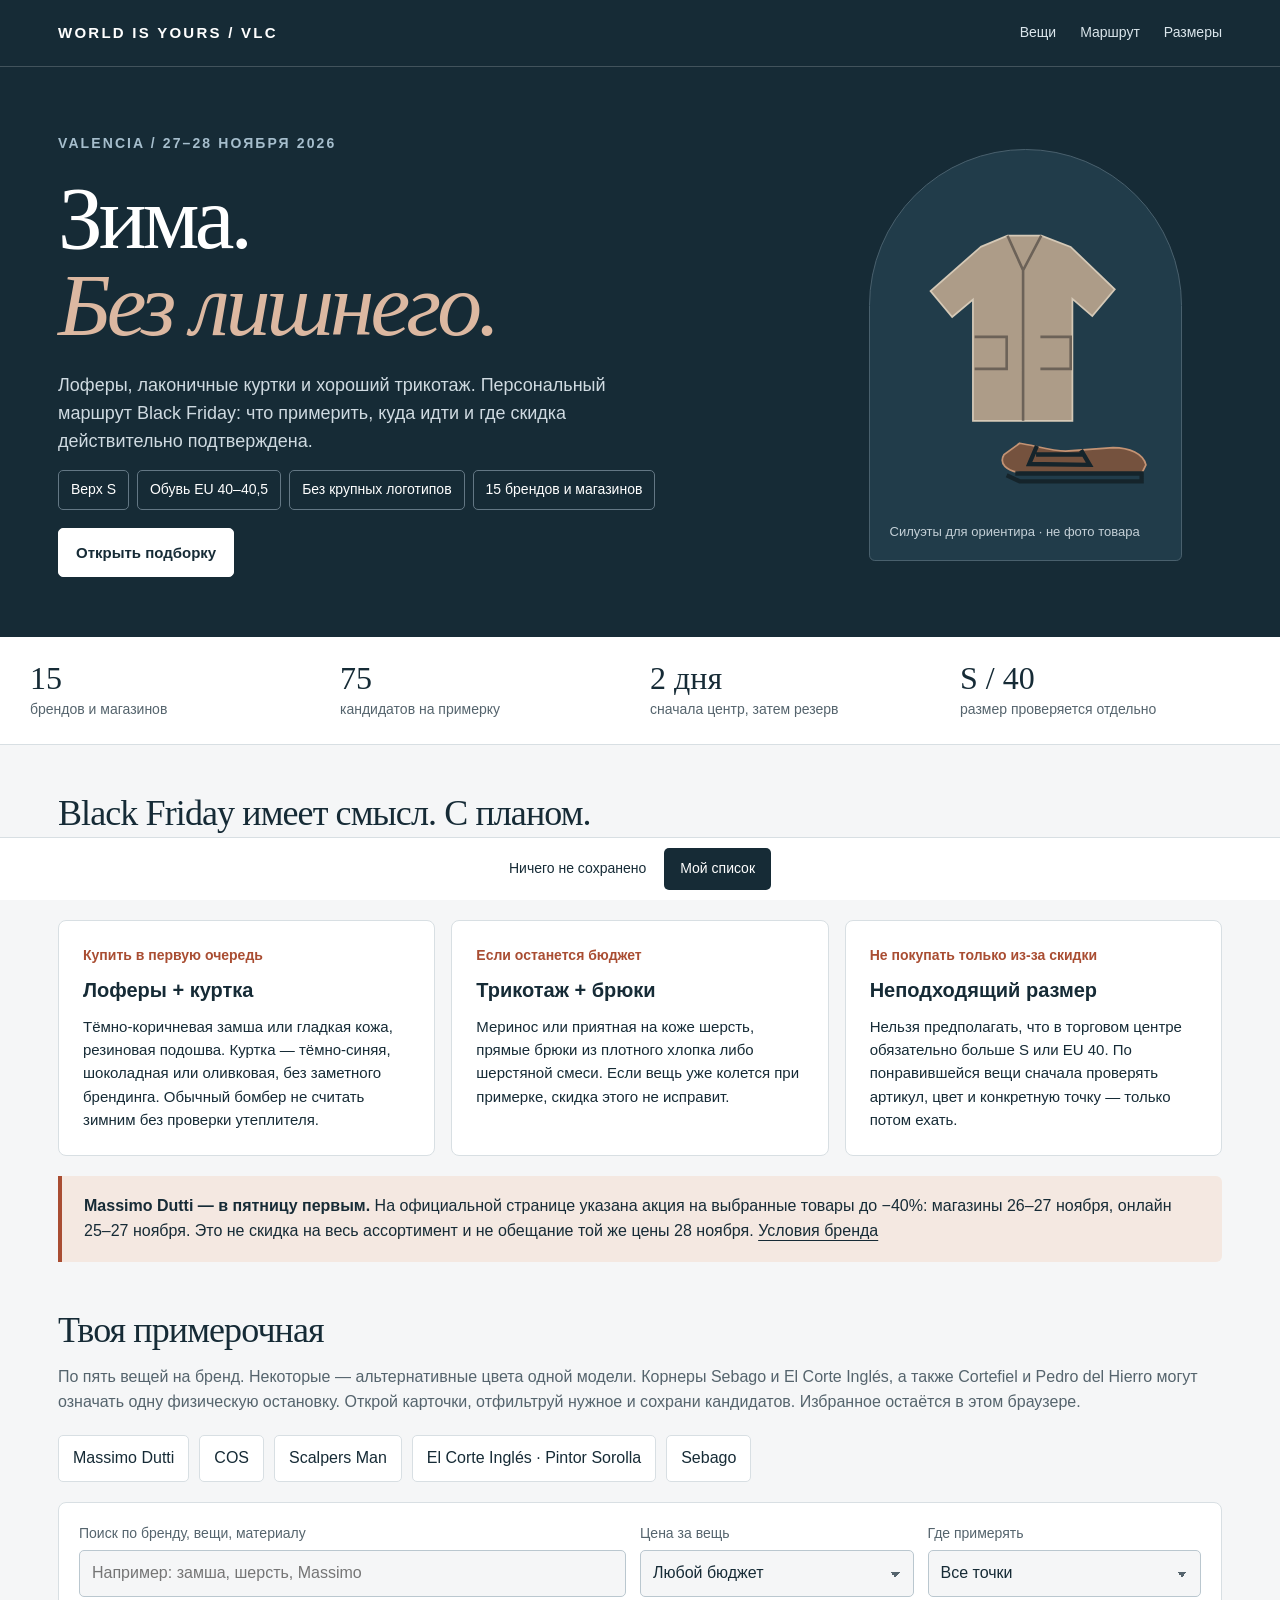
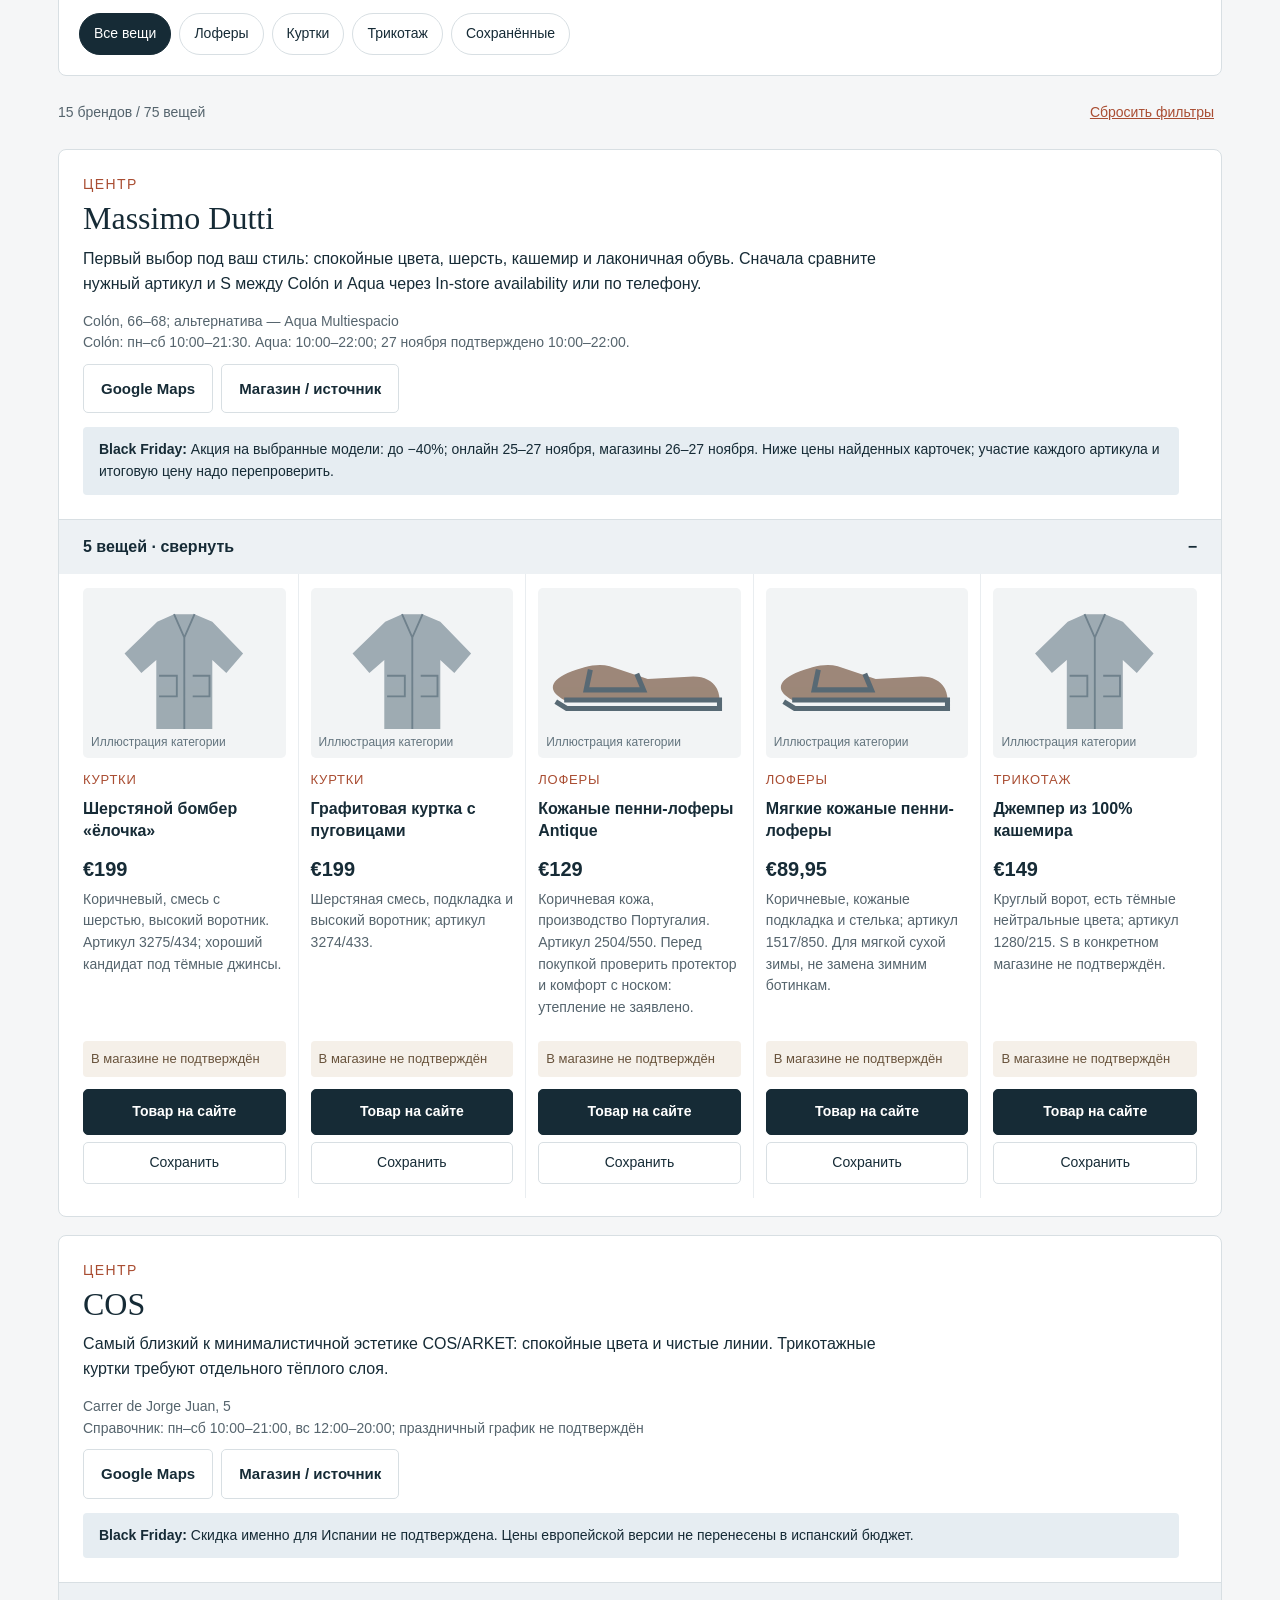
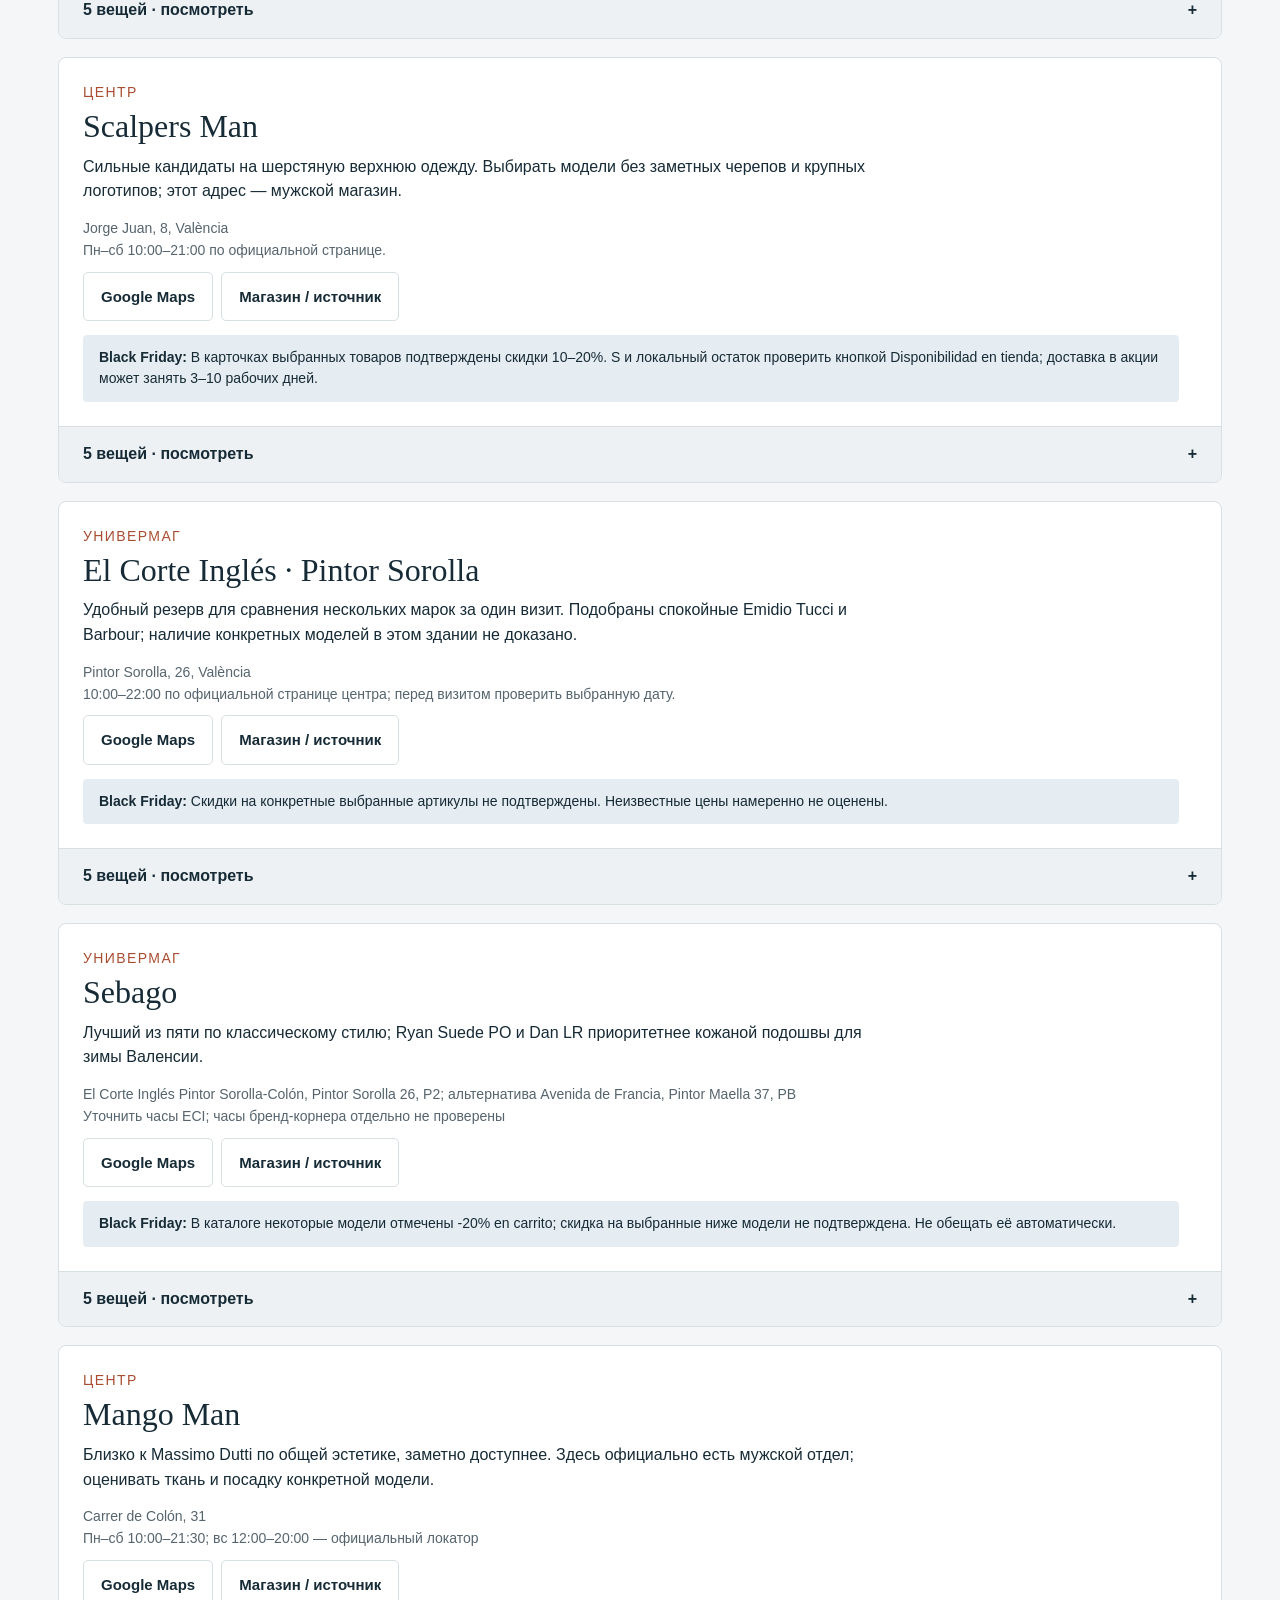
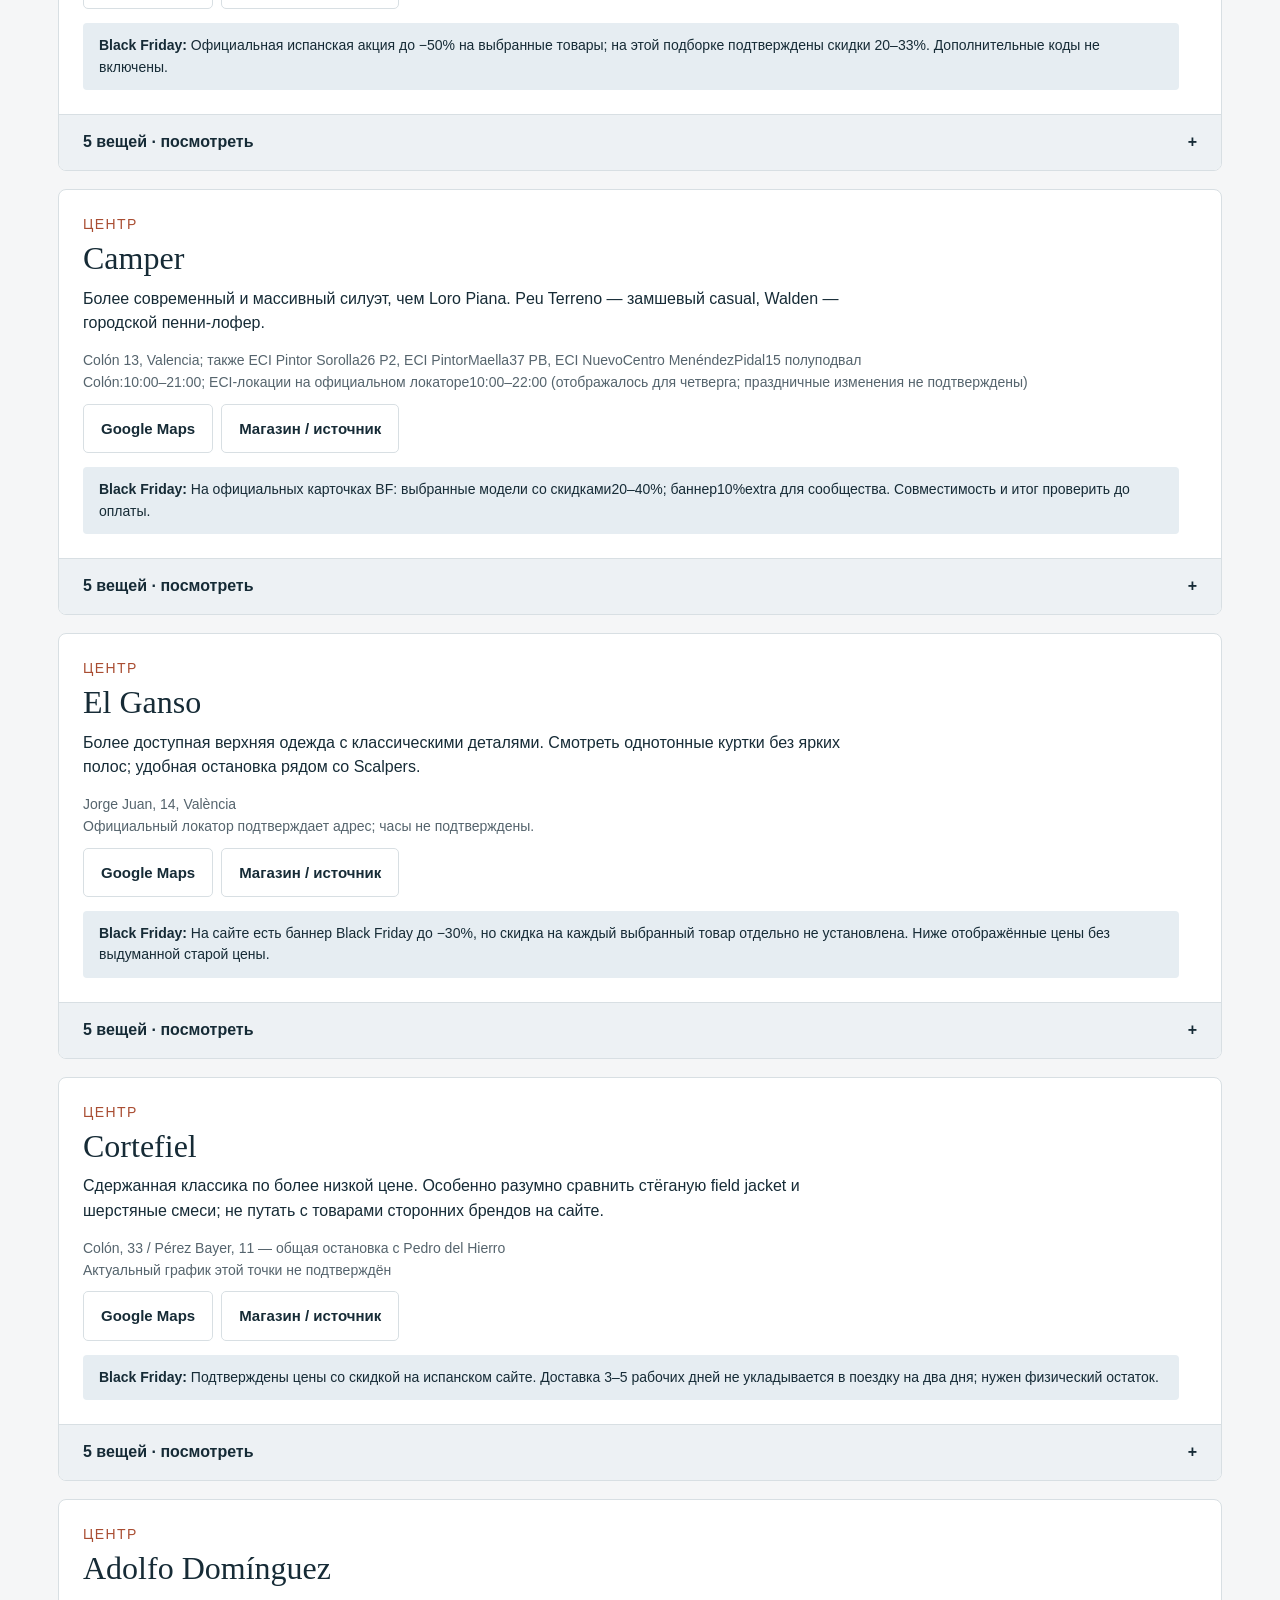
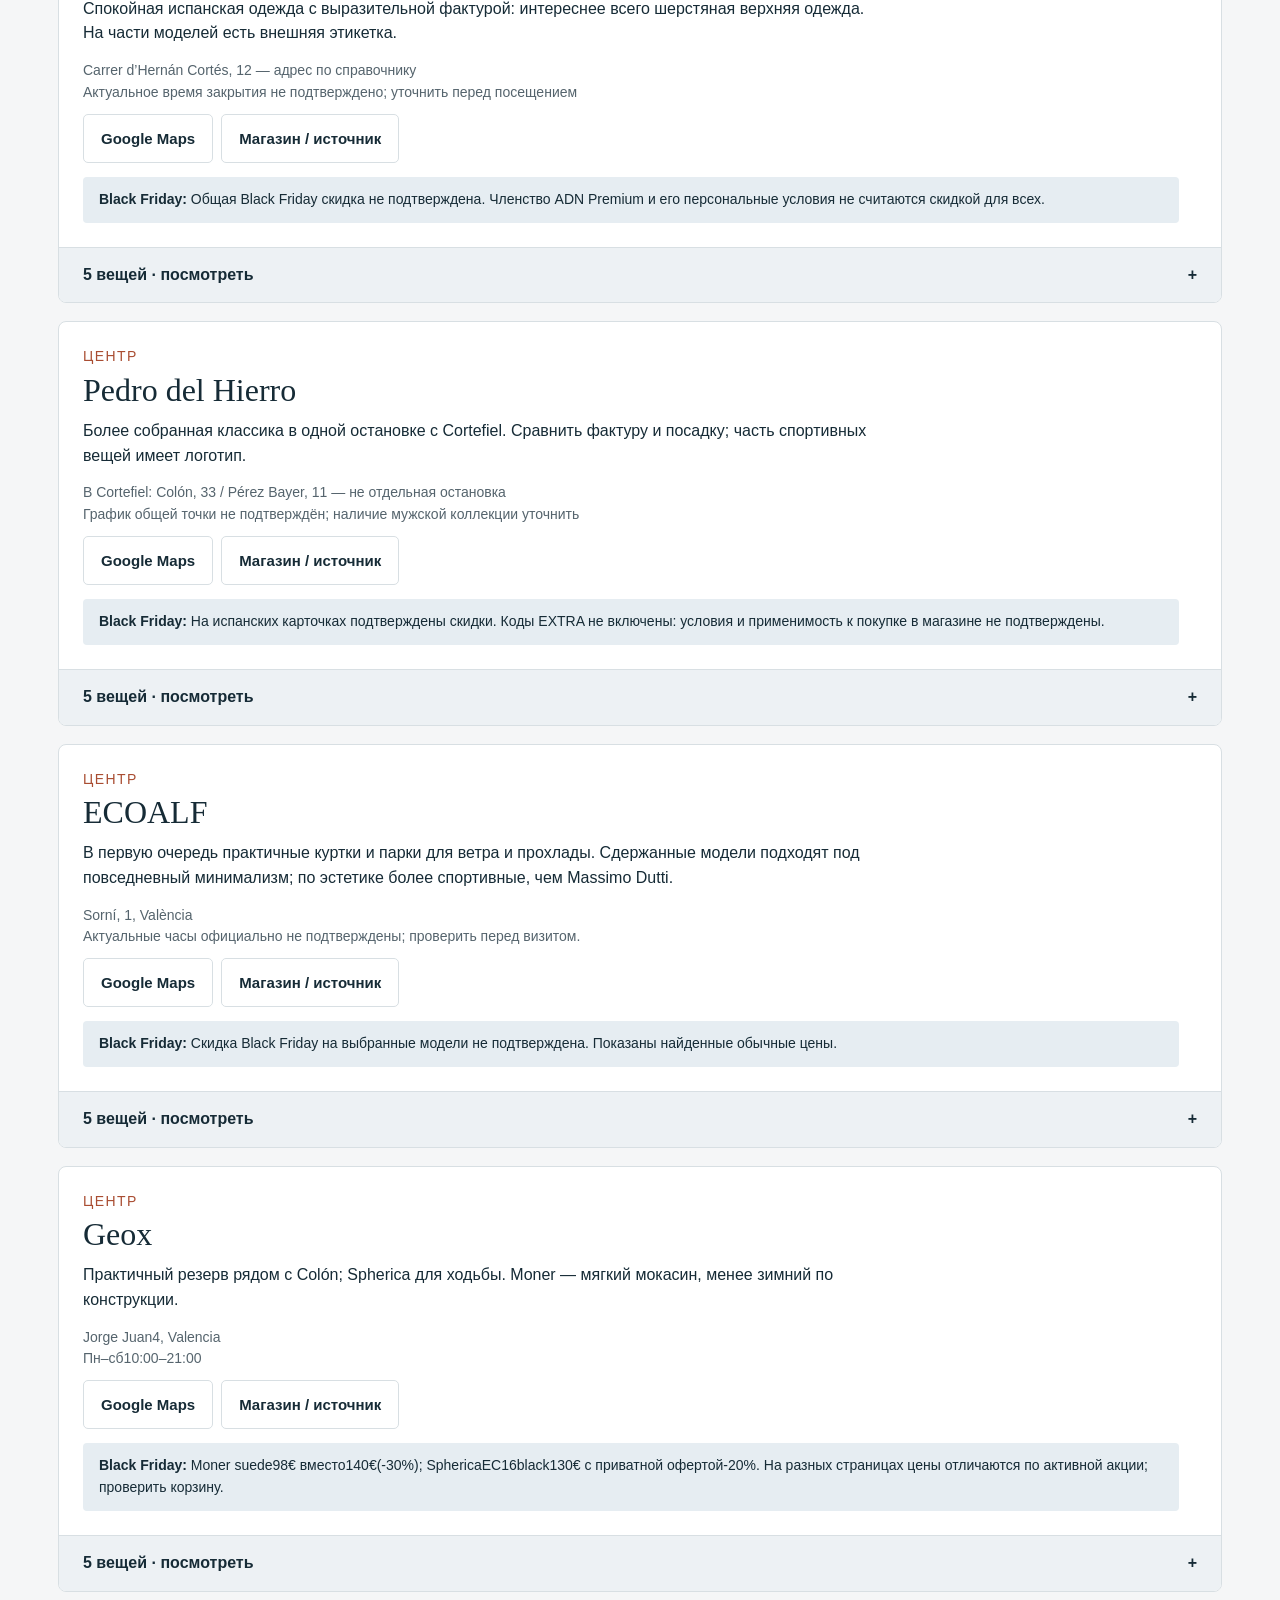
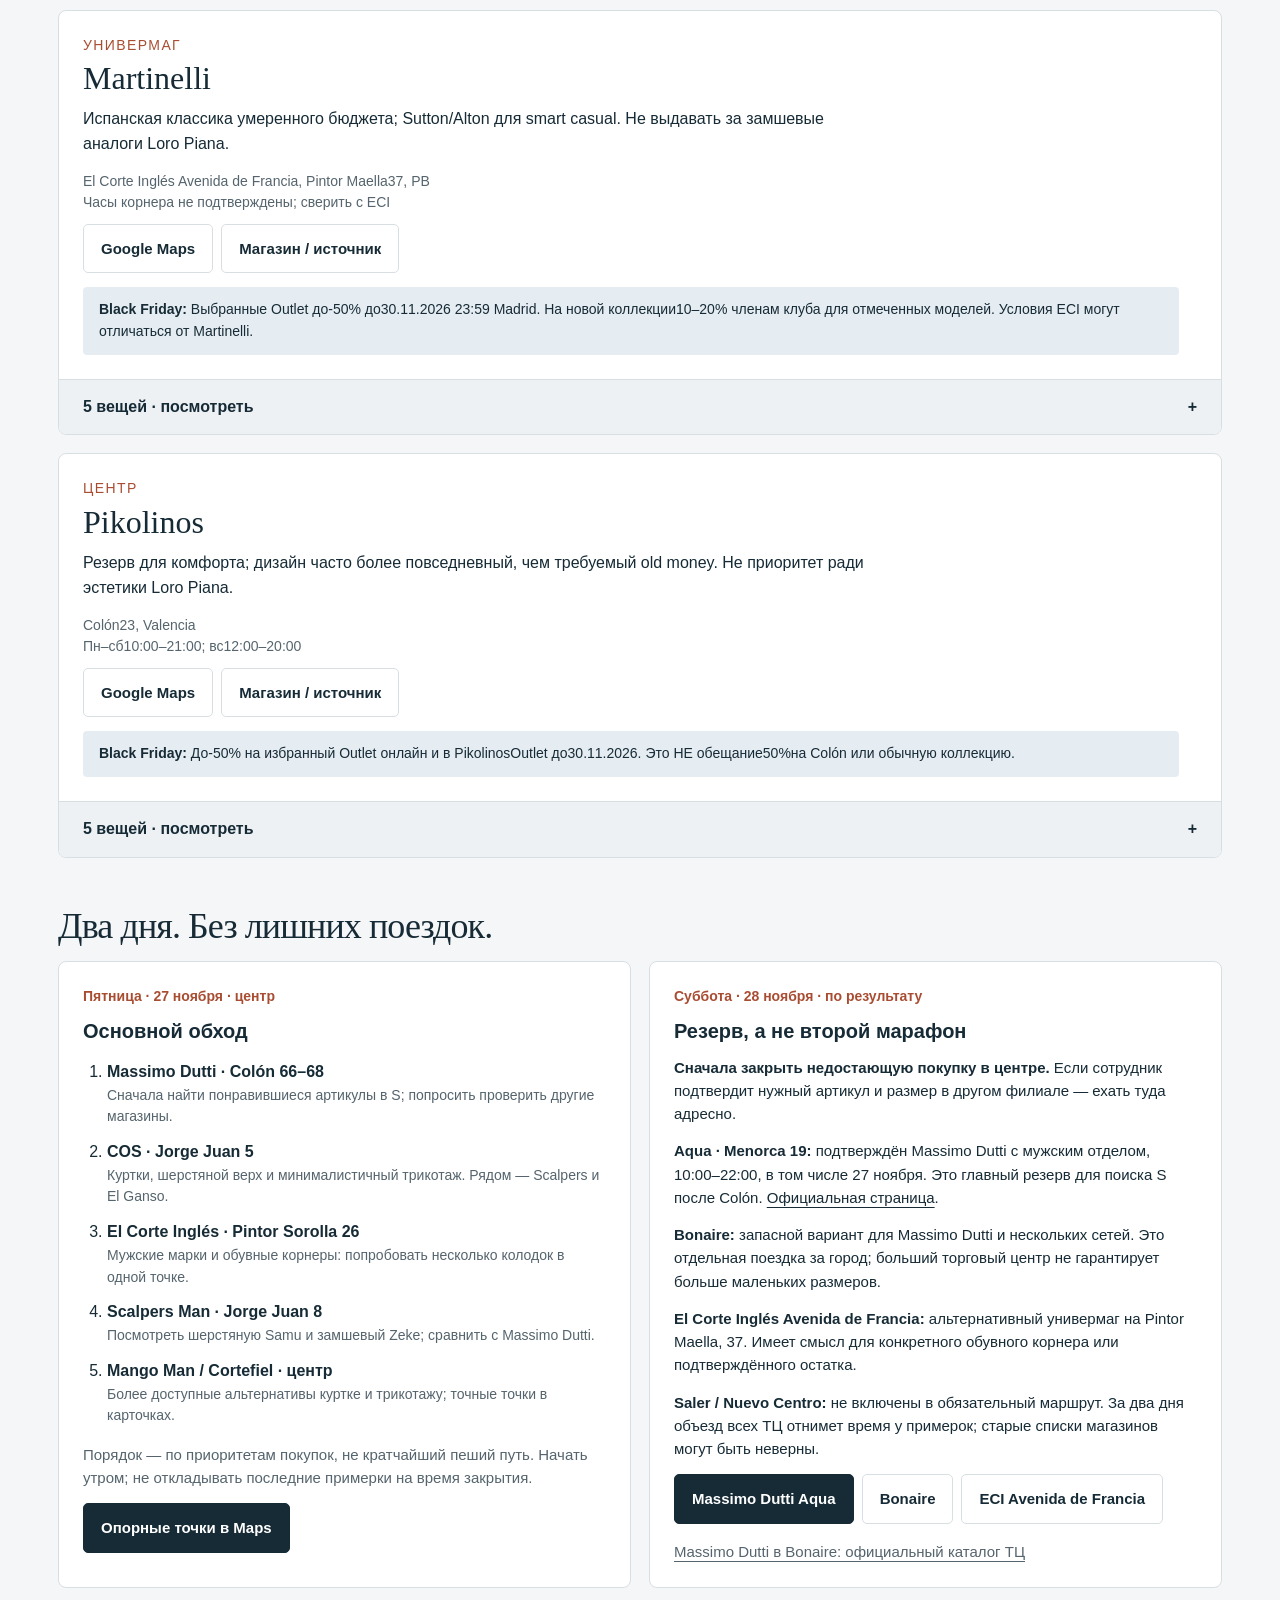
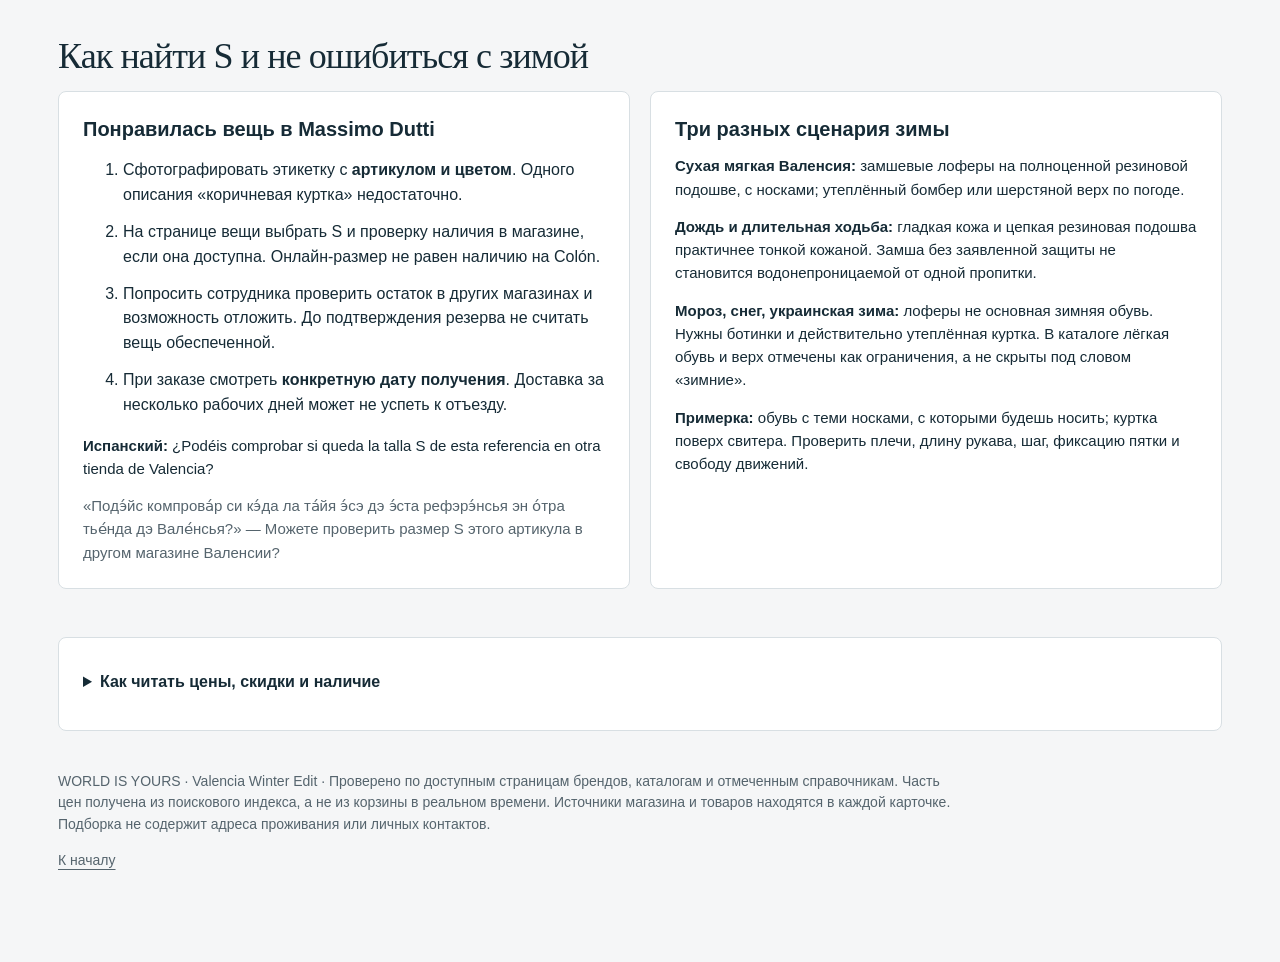
<file: valencia-black-friday.html>
<!doctype html>
<html lang="ru"><head><meta charset="utf-8"><meta name="viewport" content="width=device-width,initial-scale=1,viewport-fit=cover"><meta name="theme-color" content="#162b36"><title>Valencia · Winter Edit — Black Friday 2026</title><meta name="description" content="15 магазинов и брендов, 75 вариантов, маршруты по Валенсии. Лоферы, зимние куртки и сдержанный мужской гардероб.">
<style>
:root{--ink:#162b36;--muted:#55646d;--paper:#f5f6f7;--line:#d8dfe3;--accent:#a94d32;--blue:#e6edf2;--white:#fff}*{box-sizing:border-box}html{scroll-behavior:smooth;scroll-padding-top:90px}body{margin:0;background:var(--paper);color:var(--ink);font:16px/1.55 -apple-system,BlinkMacSystemFont,'Segoe UI',sans-serif}a{color:inherit;text-underline-offset:4px}button,input,select{font:inherit}button,a,input,select{touch-action:manipulation}button{cursor:pointer}button:focus-visible,a:focus-visible,input:focus-visible,select:focus-visible{outline:3px solid #a94d32;outline-offset:4px}.wrap{max-width:1220px;margin:auto;padding:0 28px}header{background:var(--ink);color:white;position:sticky;top:0;z-index:10;border-bottom:1px solid #ffffff30}.bar{height:66px;display:flex;align-items:center;justify-content:space-between;gap:20px}.logo{font-size:15px;font-weight:750;letter-spacing:.15em;text-decoration:none}.nav{display:flex;gap:24px}.nav a{font-size:14px;text-decoration:none;color:#dbe6ec}.hero{background:var(--ink);color:white;overflow:hidden}.hero-grid{display:grid;grid-template-columns:1.3fr .7fr;gap:40px;padding-top:66px;padding-bottom:60px}.eyebrow{text-transform:uppercase;font-size:14px;font-weight:650;letter-spacing:.15em;color:#a6becd}.hero h1{font:normal clamp(54px,7vw,92px)/.97 Georgia,serif;letter-spacing:-.045em;margin:20px 0 24px}.hero h1 em{color:#dcb8a1;font-weight:normal}.hero p{color:#cfdae1;font-size:18px;max-width:620px}.hero-tags,.tags{display:flex;gap:8px;flex-wrap:wrap}.hero-tags span{padding:8px 12px;border:1px solid #637784;border-radius:5px;font-size:14px}.hero-art{min-height:330px;position:relative;display:flex;align-items:center;justify-content:center;background:#213c4a;border:1px solid #49606d;border-radius:160px 160px 6px 6px}.hero-art svg{width:100%;max-height:330px}.hero-art figcaption{position:absolute;bottom:18px;left:20px;color:#c4d0d7;font-size:13px}.hero-art figure{margin:0}.action{display:inline-flex;align-items:center;justify-content:center;text-decoration:none;padding:12px 17px;border-radius:5px;background:var(--ink);color:#fff;border:1px solid var(--ink);min-height:46px;font-weight:600;font-size:15px}.hero .action{background:#fff;color:var(--ink);border-color:#fff;margin-top:18px}.action.secondary{background:transparent;color:var(--ink);border-color:var(--line)}.strip{border-bottom:1px solid var(--line);background:white}.stats{display:grid;grid-template-columns:repeat(4,1fr);padding:22px 0;gap:20px}.stats b{display:block;font:32px/1.2 Georgia,serif}.stats span{font-size:14px;color:var(--muted)}section{padding-top:48px}h2{font:normal 36px/1.15 Georgia,serif;letter-spacing:-.025em;margin:0 0 14px}h3{font-size:20px;line-height:1.3;margin:0 0 12px}p{margin:0 0 14px}.muted{color:var(--muted)}.intro{max-width:850px}.decision{display:grid;grid-template-columns:1fr 1fr 1fr;gap:16px;margin-top:22px}.panel{background:#fff;border:1px solid var(--line);border-radius:8px;padding:24px}.panel .label{font-size:14px;color:var(--accent);font-weight:650;margin-bottom:10px}.panel p{font-size:15px}.panel p:last-child{margin-bottom:0}.alert{border-left:4px solid var(--accent);background:#f4e8e1;padding:18px 22px;margin-top:20px;border-radius:0 6px 6px 0;font-size:16px}.quick{display:flex;gap:10px;flex-wrap:wrap;margin:20px 0}.quick a{text-decoration:none;background:#fff;border:1px solid var(--line);padding:10px 14px;border-radius:5px}.filters{background:white;border:1px solid var(--line);padding:20px;border-radius:8px;margin-top:20px}.form-grid{display:grid;grid-template-columns:2fr 1fr 1fr;gap:14px}.field label{display:block;font-size:14px;color:var(--muted);margin-bottom:6px}.field input,.field select{width:100%;min-height:46px;background:var(--paper);border:1px solid #bac7cf;border-radius:5px;padding:10px 12px;color:var(--ink)}select{appearance:none;background-image:linear-gradient(45deg,transparent 50%,#55646d 50%),linear-gradient(135deg,#55646d 50%,transparent 50%)!important;background-position:calc(100% - 18px) 21px,calc(100% - 13px) 21px!important;background-size:5px 5px!important;background-repeat:no-repeat!important;padding-right:32px!important}.chips{display:flex;gap:8px;flex-wrap:wrap;margin-top:16px}.chip{border:1px solid var(--line);border-radius:30px;padding:9px 14px;background:white;color:var(--ink);font-size:14px}.chip.active{background:var(--ink);color:white;border-color:var(--ink)}.results{display:flex;justify-content:space-between;gap:15px;align-items:center;margin:18px 0;font-size:14px;color:var(--muted)}.reset{border:0;background:transparent;color:var(--accent);text-decoration:underline;padding:8px}.catalog{display:grid;gap:18px}.brand{background:white;border:1px solid var(--line);border-radius:8px;overflow:hidden;scroll-margin-top:85px}.brand-head{padding:24px;display:grid;grid-template-columns:1fr auto;gap:18px}.brand-title{font:32px/1.15 Georgia,serif;margin:4px 0 10px}.brand-area{font-size:14px;text-transform:uppercase;letter-spacing:.1em;color:var(--accent)}.brand-description{max-width:800px;font-size:16px}.store{font-size:14px;color:var(--muted);margin-bottom:10px}.source{font-size:14px;color:var(--muted)}.brand-links{display:flex;gap:8px;flex-wrap:wrap}.bf{background:var(--blue);padding:12px 16px;margin-top:14px;font-size:14px;border-radius:4px}.brand-toggle{display:flex;justify-content:space-between;width:100%;text-align:left;padding:15px 24px;border:0;border-top:1px solid var(--line);background:#edf1f4;color:var(--ink);font-weight:600}.products{display:grid;grid-template-columns:repeat(5,minmax(0,1fr));gap:0;padding:0 12px 18px}.product{padding:14px 12px;display:flex;flex-direction:column;min-width:0;border-right:1px solid #e9edf0}.product:last-child{border-right:0}.product-pic{height:170px;display:flex;align-items:center;justify-content:center;background:#f2f4f5;border-radius:5px;position:relative;overflow:hidden;margin-bottom:12px}.product-pic img{width:100%;height:100%;object-fit:contain;background:#fff}.product-pic svg{width:100%;height:140px;opacity:.75}.product-pic small{position:absolute;bottom:7px;left:8px;font-size:12px;color:#63747e}.product h4{font-size:16px;line-height:1.35;margin:8px 0}.category{font-size:13px;text-transform:uppercase;letter-spacing:.06em;color:var(--accent)}.price{font-size:20px;font-weight:700;margin:4px 0}.price s{font-size:14px;font-weight:normal;color:var(--muted);margin-right:7px}.product p{font-size:14px;color:var(--muted)}.stock{font-size:13px;background:#f5f0e9;color:#68533c;padding:8px;border-radius:4px;margin:8px 0 12px}.product-foot{margin-top:auto}.product .action{width:100%;font-size:14px;padding:10px 6px}.save{width:100%;margin-top:7px;min-height:42px;background:white;border:1px solid var(--line);border-radius:5px;color:var(--ink);font-size:14px}.save.selected{background:#e3ece4;border-color:#a4b6a8;color:#275134}.route-grid{display:grid;grid-template-columns:1fr 1fr;gap:18px}.route-list{padding-left:24px}.route-list li{margin:12px 0}.route-list small{display:block;color:var(--muted);font-size:14px}.route-links{display:flex;gap:8px;flex-wrap:wrap}.checklist{display:grid;grid-template-columns:1fr 1fr;gap:20px}.checklist li{margin:12px 0}.footer{padding:40px 0 90px;font-size:14px;color:var(--muted)}.footer p{max-width:900px}.empty{padding:40px;background:white;border:1px dashed var(--line);text-align:center;border-radius:8px}.bottom{position:fixed;bottom:0;left:0;right:0;z-index:11;background:#fff;border-top:1px solid var(--line);padding:10px 24px calc(10px + env(safe-area-inset-bottom));display:flex;align-items:center;justify-content:center;gap:18px;font-size:14px}.bottom button{border:0;background:var(--ink);color:#fff;border-radius:5px;padding:10px 16px}.saved-price{font-weight:700}details summary{cursor:pointer;font-weight:650;min-height:44px;padding:8px 0}.brand-head>.rank{font:italic 36px Georgia,serif;color:#a9b5bc}.status-note{font-size:14px;color:var(--muted)}[hidden]{display:none!important}
@media(max-width:1000px){.products{grid-template-columns:repeat(3,minmax(0,1fr))}.product{border-right:0}.hero-grid{grid-template-columns:1.2fr .8fr}.hero-art{min-height:290px}.decision{grid-template-columns:1fr}.decision .panel{padding:20px}.checklist{grid-template-columns:1fr}}
@media(max-width:650px){.wrap{padding:0 18px}.bar{height:58px}.logo{font-size:12px;letter-spacing:.1em}.nav{gap:14px}.nav a{font-size:13px}.nav a:last-child{display:none}.hero-grid{padding-top:36px;padding-bottom:34px;display:block}.hero h1{font-size:58px}.hero p{font-size:16px}.hero-art{display:none}.hero-tags span{padding:7px 9px;font-size:13px}.stats{grid-template-columns:repeat(2,1fr);gap:18px}.stats b{font-size:29px}h2{font-size:31px}section{padding-top:34px}.panel{padding:20px}.form-grid{grid-template-columns:1fr 1fr}.field:first-child{grid-column:1/-1}.filters{padding:14px}.brand-head{padding:20px;grid-template-columns:1fr}.brand-head>.rank{display:none}.brand-title{font-size:30px}.products{grid-template-columns:1fr 1fr;padding:0 8px 10px}.product{padding:12px 8px}.product-pic{height:140px}.product-pic svg{height:110px}.brand-links .action{flex:1}.route-grid{grid-template-columns:1fr}.bottom{padding-left:12px;padding-right:12px;gap:10px}.bottom span{font-size:13px}.bottom button{font-size:13px}.alert{padding:15px}.results{align-items:flex-start}.price{font-size:18px}.product h4{font-size:15px}.product p{font-size:14px}.brand-toggle{padding:15px 20px}}
@media(prefers-reduced-motion:reduce){html{scroll-behavior:auto}}
</style></head><body>
<header><div class="wrap bar"><a class="logo" href="#">WORLD IS YOURS / VLC</a><nav class="nav"><a href="#catalogue">Вещи</a><a href="#route">Маршрут</a><a href="#fit">Размеры</a></nav></div></header>
<main>
<div class="hero"><div class="wrap hero-grid"><div><div class="eyebrow">Valencia / 27–28 ноября 2026</div><h1>Зима.<br><em>Без лишнего.</em></h1><p>Лоферы, лаконичные куртки и хороший трикотаж. Персональный маршрут Black Friday: что примерить, куда идти и где скидка действительно подтверждена.</p><div class="hero-tags"><span>Верх S</span><span>Обувь EU 40–40,5</span><span>Без крупных логотипов</span><span>15 брендов и магазинов</span></div><a class="action" href="#catalogue">Открыть подборку</a></div><figure class="hero-art"><svg viewBox="0 0 360 340" role="img" aria-label="Иллюстрация силуэта куртки и лофера"><path d="M128 45l31-13h39l34 13 51 49-26 31-23-20v141H119V106l-24 20-25-30z" fill="#ad9c88" stroke="#d5c9b7" stroke-width="2"/><path d="M159 32l18 40 21-40m-21 40v174M121 149h37v37h-37m76-37h35v37h-35" fill="none" stroke="#6c6258" stroke-width="3"/><path d="M173 272c15 2 37 9 53 9l55-4c19 0 35 7 38 20l-5 10H178c-22-3-29-12-23-22z" fill="#75523e" stroke="#c39374" stroke-width="2"/><path d="M168 307h146v9H173l-15-7m35-34l-9 21 70 1-10-17m-52 5h54" fill="none" stroke="#15242b" stroke-width="5"/></svg><figcaption>Силуэты для ориентира · не фото товара</figcaption></figure></div></div>
<div class="strip"><div class="wrap stats"><div><b>15</b><span>брендов и магазинов</span></div><div><b id="total">75</b><span>кандидатов на примерку</span></div><div><b>2 дня</b><span>сначала центр, затем резерв</span></div><div><b>S / 40</b><span>размер проверяется отдельно</span></div></div></div>
<div class="wrap">
<section id="strategy"><h2>Black Friday имеет смысл. С планом.</h2><p class="intro muted">Приоритет — посадка и материал, затем цена. В подборке есть реальные модели и ссылки на них; наличие нужного размера именно в магазине не подтверждено. Цена сайта и остатки могут измениться в течение дня.</p><div class="decision"><article class="panel"><div class="label">Купить в первую очередь</div><h3>Лоферы + куртка</h3><p>Тёмно-коричневая замша или гладкая кожа, резиновая подошва. Куртка — тёмно-синяя, шоколадная или оливковая, без заметного брендинга. Обычный бомбер не считать зимним без проверки утеплителя.</p></article><article class="panel"><div class="label">Если останется бюджет</div><h3>Трикотаж + брюки</h3><p>Меринос или приятная на коже шерсть, прямые брюки из плотного хлопка либо шерстяной смеси. Если вещь уже колется при примерке, скидка этого не исправит.</p></article><article class="panel"><div class="label">Не покупать только из-за скидки</div><h3>Неподходящий размер</h3><p>Нельзя предполагать, что в торговом центре обязательно больше S или EU 40. По понравившейся вещи сначала проверять артикул, цвет и конкретную точку — только потом ехать.</p></article></div><div class="alert"><strong>Massimo Dutti — в пятницу первым.</strong> На официальной странице указана акция на выбранные товары до −40%: магазины 26–27 ноября, онлайн 25–27 ноября. Это не скидка на весь ассортимент и не обещание той же цены 28 ноября. <a href="https://www.massimodutti.com/es/?colorId=800" target="_blank" rel="noopener">Условия бренда</a></div></section>
<section id="catalogue"><h2>Твоя примерочная</h2><p class="muted">По пять вещей на бренд. Некоторые — альтернативные цвета одной модели. Корнеры Sebago и El Corte Inglés, а также Cortefiel и Pedro del Hierro могут означать одну физическую остановку. Открой карточки, отфильтруй нужное и сохрани кандидатов. Избранное остаётся в этом браузере.</p><div class="quick" id="quick"></div><div class="filters"><div class="form-grid"><div class="field"><label for="search">Поиск по бренду, вещи, материалу</label><input id="search" type="search" placeholder="Например: замша, шерсть, Massimo" autocomplete="off"></div><div class="field"><label for="budget">Цена за вещь</label><select id="budget"><option value="99999">Любой бюджет</option value="100">До €100</option><option value="200">До €200</option><option value="300">До €300</option><option value="500">До €500</option></select></div><div class="field"><label for="area">Где примерять</label><select id="area"><option value="">Все точки</option value="Центр">Центр</option><option value="Универмаг">Универмаг / корнер</option></select></div></div><div class="chips" id="chips"></div></div><div class="results"><span id="count" aria-live="polite"></span><button class="reset" id="reset">Сбросить фильтры</button></div><div class="catalog" id="catalog"></div><noscript><p>Для фильтров и карточек включите JavaScript. Ниже остаются маршрут и инструкции.</p></noscript></section>
<section id="route"><h2>Два дня. Без лишних поездок.</h2><div class="route-grid"><article class="panel"><div class="label">Пятница · 27 ноября · центр</div><h3>Основной обход</h3><ol class="route-list"><li><b>Massimo Dutti · Colón 66–68</b><small>Сначала найти понравившиеся артикулы в S; попросить проверить другие магазины.</small></li><li><b>COS · Jorge Juan 5</b><small>Куртки, шерстяной верх и минималистичный трикотаж. Рядом — Scalpers и El Ganso.</small></li><li><b>El Corte Inglés · Pintor Sorolla 26</b><small>Мужские марки и обувные корнеры: попробовать несколько колодок в одной точке.</small></li><li><b>Scalpers Man · Jorge Juan 8</b><small>Посмотреть шерстяную Samu и замшевый Zeke; сравнить с Massimo Dutti.</small></li><li><b>Mango Man / Cortefiel · центр</b><small>Более доступные альтернативы куртке и трикотажу; точные точки в карточках.</small></li></ol><p class="status-note">Порядок — по приоритетам покупок, не кратчайший пеший путь. Начать утром; не откладывать последние примерки на время закрытия.</p><div class="route-links"><a class="action" href="https://www.google.com/maps/dir/?api=1&origin=Massimo+Dutti+Colon+66+Valencia&destination=El+Corte+Ingles+Pintor+Sorolla+26+Valencia&waypoints=COS+Jorge+Juan+5+Valencia%7CScalpers+Jorge+Juan+8+Valencia%7CMango+Colon+31+Valencia&travelmode=walking" target="_blank" rel="noopener">Опорные точки в Maps</a></div></article><article class="panel"><div class="label">Суббота · 28 ноября · по результату</div><h3>Резерв, а не второй марафон</h3><p><b>Сначала закрыть недостающую покупку в центре.</b> Если сотрудник подтвердит нужный артикул и размер в другом филиале — ехать туда адресно.</p><p><b>Aqua · Menorca 19:</b> подтверждён Massimo Dutti с мужским отделом, 10:00–22:00, в том числе 27 ноября. Это главный резерв для поиска S после Colón. <a href="https://aqua-multiespacio.com/tienda/massimo-dutti/" target="_blank" rel="noopener">Официальная страница</a>.</p><p><b>Bonaire:</b> запасной вариант для Massimo Dutti и нескольких сетей. Это отдельная поездка за город; больший торговый центр не гарантирует больше маленьких размеров.</p><p><b>El Corte Inglés Avenida de Francia:</b> альтернативный универмаг на Pintor Maella, 37. Имеет смысл для конкретного обувного корнера или подтверждённого остатка.</p><p><b>Saler / Nuevo Centro:</b> не включены в обязательный маршрут. За два дня объезд всех ТЦ отнимет время у примерок; старые списки магазинов могут быть неверны.</p><div class="route-links"><a class="action" href="https://www.google.com/maps/search/?api=1&query=Massimo+Dutti+Aqua+Menorca+19+Valencia" target="_blank" rel="noopener">Massimo Dutti Aqua</a><a class="action secondary" href="https://www.google.com/maps/search/?api=1&query=Centro+Comercial+Bonaire+Aldaia" target="_blank" rel="noopener">Bonaire</a><a class="action secondary" href="https://www.google.com/maps/search/?api=1&query=El+Corte+Ingles+Pintor+Maella+37+Valencia" target="_blank" rel="noopener">ECI Avenida de Francia</a></div><p class="source" style="margin-top:16px"><a href="https://bonaire.es/tienda/massimo-dutti/" target="_blank" rel="noopener">Massimo Dutti в Bonaire: официальный каталог ТЦ</a></p></article></div></section>
<section id="fit"><h2>Как найти S и не ошибиться с зимой</h2><div class="checklist"><article class="panel"><h3>Понравилась вещь в Massimo Dutti</h3><ol><li>Сфотографировать этикетку с <b>артикулом и цветом</b>. Одного описания «коричневая куртка» недостаточно.</li><li>На странице вещи выбрать S и проверку наличия в магазине, если она доступна. Онлайн-размер не равен наличию на Colón.</li><li>Попросить сотрудника проверить остаток в других магазинах и возможность отложить. До подтверждения резерва не считать вещь обеспеченной.</li><li>При заказе смотреть <b>конкретную дату получения</b>. Доставка за несколько рабочих дней может не успеть к отъезду.</li></ol><p><b>Испанский:</b> ¿Podéis comprobar si queda la talla S de esta referencia en otra tienda de Valencia?</p><p class="muted">«Подэ́йс компрова́р си кэ́да ла та́йя э́сэ дэ э́ста рефэрэ́нсья эн о́тра тье́нда дэ Вале́нсья?» — Можете проверить размер S этого артикула в другом магазине Валенсии?</p></article><article class="panel"><h3>Три разных сценария зимы</h3><p><b>Сухая мягкая Валенсия:</b> замшевые лоферы на полноценной резиновой подошве, с носками; утеплённый бомбер или шерстяной верх по погоде.</p><p><b>Дождь и длительная ходьба:</b> гладкая кожа и цепкая резиновая подошва практичнее тонкой кожаной. Замша без заявленной защиты не становится водонепроницаемой от одной пропитки.</p><p><b>Мороз, снег, украинская зима:</b> лоферы не основная зимняя обувь. Нужны ботинки и действительно утеплённая куртка. В каталоге лёгкая обувь и верх отмечены как ограничения, а не скрыты под словом «зимние».</p><p><b>Примерка:</b> обувь с теми носками, с которыми будешь носить; куртка поверх свитера. Проверить плечи, длину рукава, шаг, фиксацию пятки и свободу движений.</p></article></div></section>
<section><details class="panel"><summary>Как читать цены, скидки и наличие</summary><p>Подборка подготовлена к 27–28 ноября 2026. Это редакционный отбор под минималистичный стиль, а не объективный рейтинг качества и не гарантия долговечности.</p><p>Цены указаны только когда найдены в источнике. Если источники расходятся или цена относится к другому рынку, указано «на сайте». Старая цена показана лишь там, где она подтверждена рядом с текущей. Общая акция бренда не означает, что все пять вещей участвуют.</p><p>Кнопка «Товар» ведёт на официальный товар или обозначенную страницу каталога. Фотографии, где доступны, загружаются с сайта бренда; иллюстрации помечены и не изображают конкретную модель.</p><p>Пять вещей одного бренда могут находиться в разных каналах продаж. Подтверждено существование магазина или корнера; наличие этих моделей именно там не заявляется. Общие часы тоже следует перепроверить при праздничных изменениях.</p><p>Сайт не оформляет заказ и не резервирует вещи. Избранное хранится локально на устройстве и не синхронизируется между браузерами.</p></details></section>
<footer class="footer"><p>WORLD IS YOURS · Valencia Winter Edit · Проверено по доступным страницам брендов, каталогам и отмеченным справочникам. Часть цен получена из поискового индекса, а не из корзины в реальном времени. Источники магазина и товаров находятся в каждой карточке. Подборка не содержит адреса проживания или личных контактов.</p><a href="#">К началу</a></footer>
</div></main><div class="bottom"><span id="basket">Ничего не сохранено</span><button id="showSaved">Мой список</button></div>
<script>
const BRANDS=[{"id": "cos", "name": "COS", "area": "Центр", "address": "Carrer de Jorge Juan, 5", "hours": "Справочник: пн–сб 10:00–21:00, вс 12:00–20:00; праздничный график не подтверждён", "storeUrl": "https://www.cylex.es/valencia/cos-valencia-12736493.html", "why": "Самый близкий к минималистичной эстетике COS/ARKET: спокойные цвета и чистые линии. Трикотажные куртки требуют отдельного тёплого слоя.", "bf": "Скидка именно для Испании не подтверждена. Цены европейской версии не перенесены в испанский бюджет.", "priority": 2, "products": [{"name": "Merino wool Harrington — коричневый меланж", "url": "https://www.cos.com/en-eu-e/men/menswear/coatsjackets/jackets/product/merino-wool-harrington-jacket-brown-mlange-1353201001", "price": null, "oldPrice": null, "category": "Трикотаж", "note": "Мериносовая трикотажная куртка. Проверить цену Испании и S; ссылка ведёт на европейскую версию.", "image": null, "stock": "В магазине не подтверждён"}, {"name": "Cashmere funnel-neck zip-up — графит", "url": "https://www.cos.com/en-eu-e/men/menswear/knitwear/cardigans/product/cashmere-funnel-neck-zip-up-cardigan-charcoal-mlange-1306989003", "price": null, "oldPrice": null, "category": "Трикотаж", "note": "100% кашемир GCS, двойная молния. Дорогой средний слой, не утеплённая зимняя куртка.", "image": null, "stock": "В магазине не подтверждён"}, {"name": "Milano knit funnel-neck jacket — navy", "url": "https://www.cos.com/en-eu-e/men/menswear/coatsjackets/jackets/product/milano-knit-funnel-neck-zip-up-jacket-navy-1350232001", "price": null, "oldPrice": null, "category": "Трикотаж", "note": "Смесь мериносовой шерсти; аккуратный воротник-стойка. Цену для Испании проверить.", "image": null, "stock": "В магазине не подтверждён"}, {"name": "Wool-jersey bomber — чёрный", "url": "https://www.cos.com/en-eu-e/men/menswear/coatsjackets/bomberjackets/product/wool-jersey-bomber-jacket-black-1326947001", "price": null, "oldPrice": null, "category": "Куртки", "note": "Бомбер из шерстяного джерси: универсальный силуэт, но утепление и наличие S не подтверждены.", "image": null, "stock": "В магазине не подтверждён"}, {"name": "Racer-neck knitted jacket — navy", "url": "https://www.cos.com/en-eu-e/men/menswear/coatsjackets/jackets/product/racer-neck-knitted-jacket-navy-1314611001", "price": null, "oldPrice": null, "category": "Трикотаж", "note": "Минималистичная трикотажная куртка. Выбирать как слой под верхнюю одежду; цену Испании уточнить.", "image": null, "stock": "В магазине не подтверждён"}]}, {"id": "mango", "name": "Mango Man", "area": "Центр", "address": "Carrer de Colón, 31", "hours": "Пн–сб 10:00–21:30; вс 12:00–20:00 — официальный локатор", "storeUrl": "https://shop.mango.com/es/es/stores/valencia/colon-31/12550", "why": "Близко к Massimo Dutti по общей эстетике, заметно доступнее. Здесь официально есть мужской отдел; оценивать ткань и посадку конкретной модели.", "bf": "Официальная испанская акция до −50% на выбранные товары; на этой подборке подтверждены скидки 20–33%. Дополнительные коды не включены.", "priority": 6, "products": [{"name": "Шерстяная куртка с кожаным воротником", "url": "https://shop.mango.com/es/es/p/hombre/chaquetas/chaquetas/chaqueta-lana-piel-bolsillo/37037886/32/00", "price": 89.99, "oldPrice": 119.99, "category": "Куртки", "note": "Шоколадный цвет, шерстяная смесь; воротник 100% козья кожа. S есть в размерной сетке, остаток магазина неизвестен.", "image": null, "stock": "В магазине не подтверждён"}, {"name": "Parka acolchada water repellent — чёрная", "url": "https://shop.mango.com/es/es/p/hombre/gabardinas/parka-acolchada-water-repellent/37097882/99/00", "price": 99.99, "oldPrice": 129.99, "category": "Куртки", "note": "Утеплённая парка с капюшоном, водоотталкивающая ткань. Практичнее тонкого трикотажа для ветра.", "image": "https://media.mango.com/is/image/punto/37097882-99-002?wid=2048", "stock": "В магазине не подтверждён"}, {"name": "Куртка doble faz с отделкой borreguito", "url": "https://shop.mango.com/es/es/p/hombre/chaquetas/chaquetas/chaqueta-doble-faz-interior-borreguito/37047889/39/00", "price": 69.99, "oldPrice": 99.99, "category": "Куртки", "note": "Тёмно-зелёная модель с фактурной внутренней отделкой. Не считать натуральной дублёнкой без проверки состава.", "image": null, "stock": "В магазине не подтверждён"}, {"name": "Двубортное шерстяное полупальто — антрацит", "url": "https://shop.mango.com/es/es/p/hombre/abrigos/abrigos/abrigo-lana-cruzado-botones/37047884/95/00", "price": 79.99, "oldPrice": 119.99, "category": "Куртки", "note": "Шерстяная смесь и подкладка; хороший кандидат под лоферы и прямые джинсы.", "image": null, "stock": "В магазине не подтверждён"}, {"name": "Шерстяное пальто со съёмным капюшоном", "url": "https://shop.mango.com/es/es/p/hombre/abrigos/abrigos/abrigo-mezcla-lana-capucha-desmontable/37057888/34/00", "price": 119.99, "oldPrice": 149.99, "category": "Куртки", "note": "Цвет taupe, slim fit; съёмные капюшон и внутренняя вставка. Проверить комфорт S поверх свитера.", "image": null, "stock": "В магазине не подтверждён"}]}, {"id": "adolfo", "name": "Adolfo Domínguez", "area": "Центр", "address": "Carrer d’Hernán Cortés, 12 — адрес по справочнику", "hours": "Актуальное время закрытия не подтверждено; уточнить перед посещением", "storeUrl": "https://www.adolfodominguez.com/es-es/stores?filterByStoreLocatorVisibility=true&showMap=true", "why": "Спокойная испанская одежда с выразительной фактурой: интереснее всего шерстяная верхняя одежда. На части моделей есть внешняя этикетка.", "bf": "Общая Black Friday скидка не подтверждена. Членство ADN Premium и его персональные условия не считаются скидкой для всех.", "priority": 11, "sources": ["https://www.todosbiz.es/adolfo-dominguez_247p-963-94-18-82"], "products": [{"name": "Abrigo de paño con lana — чёрный", "url": "https://www.adolfodominguez.com/es-es/abrigo-de-pano-con-lana-102032235262.html", "price": 270, "oldPrice": null, "category": "Куртки", "note": "50% шерсть, 50% полиэстер. Базовое пальто: сначала оценить плотность и посадку.", "image": "https://www.adolfodominguez.com/on/demandware.static/-/Sites-ad-master-catalog/default/dw4a190f7c/images/10/2/0/102032235262A1.jpg", "stock": "В магазине не подтверждён"}, {"name": "Двубортное пальто с мериносовой шерстью", "url": "https://www.adolfodominguez.com/es-es/abrigo-de-pano-cruzado-con-lana-merino-102012512162.html", "price": 430, "oldPrice": null, "category": "Куртки", "note": "Терракотовый цвет; 70% мериносовая шерсть, 28% полиэстер, 2% полиамид. Более высокая доля шерсти.", "image": "https://www.adolfodominguez.com/on/demandware.static/-/Sites-ad-master-catalog/default/dw34e609a5/images/10/2/0/102012512162A1.jpg", "stock": "В магазине не подтверждён"}, {"name": "Parka tejido jaspeado capucha", "url": "https://www.adolfodominguez.com/es-es/parka-tejido-jaspeado-capucha-138101135162.html", "price": 290, "oldPrice": null, "category": "Куртки", "note": "Серый меланж; 60% полиэстер, 30% шерсть, 10% акрил. Цена за крой и дизайн, не за высокую долю шерсти.", "image": "https://www.adolfodominguez.com/on/demandware.static/-/Sites-ad-master-catalog/default/dwbf7341d9/images/13/8/1/138101135162A1.jpg", "stock": "В магазине не подтверждён"}, {"name": "Sobrecamisa lana merino — navy", "url": "https://www.adolfodominguez.com/es-es/sobrecamisa-lana-merino-152181088162.html", "price": 190, "oldPrice": null, "category": "Трикотаж", "note": "100% мериносовая шерсть; внешний ярлык сзади. Средний слой, не утеплённая зимняя куртка.", "image": "https://www.adolfodominguez.com/on/demandware.static/-/Sites-ad-master-catalog/default/dw6ecd976c/images/15/2/1/152181088162A1.jpg", "stock": "В магазине не подтверждён"}, {"name": "Chaqueta doble faz cuadros con lana", "url": "https://www.adolfodominguez.com/es-es/chaqueta-doble-faz-cuadros-con-lana-124132319262.html", "price": 250, "oldPrice": null, "category": "Куртки", "note": "Бежевая клетка; 60% шерсть, 40% полиэстер. Мягкий объёмный крой, внешний ярлык сзади.", "image": "https://www.adolfodominguez.com/on/demandware.static/-/Sites-ad-master-catalog/default/dwb117e4bb/images/12/4/1/124132319262A1.jpg", "stock": "В магазине не подтверждён"}], "mapQuery": "Adolfo Domínguez Hernán Cortés 12 Valencia"}, {"id": "cortefiel", "name": "Cortefiel", "area": "Центр", "address": "Colón, 33 / Pérez Bayer, 11 — общая остановка с Pedro del Hierro", "hours": "Актуальный график этой точки не подтверждён", "storeUrl": "https://img.cortefiel.com/ecom/otros/desistimiento/3.pdf", "why": "Сдержанная классика по более низкой цене. Особенно разумно сравнить стёганую field jacket и шерстяные смеси; не путать с товарами сторонних брендов на сайте.", "bf": "Подтверждены цены со скидкой на испанском сайте. Доставка 3–5 рабочих дней не укладывается в поездку на два дня; нужен физический остаток.", "priority": 10, "products": [{"name": "Cazadora mezcla lana — camel", "url": "https://cortefiel.com/es/es/hombre/cazadoras/cazadora-mezcla-lana/4394412.html?dwvar_4394412_color=33", "price": 99.99, "oldPrice": 229, "category": "Куртки", "note": "Шерстяная смесь, воротник и молния. Доля шерсти 30%; не переплачивать только за слово lana.", "image": "https://cortefiel.com/on/demandware.static/-/Sites-gc-ctf-master-catalog/default/dw3a8772a4/images/hi-res/P_439441233FM.jpg", "stock": "В магазине не подтверждён"}, {"name": "Cazadora mezcla lana — тёмно-серая", "url": "https://cortefiel.com/es/es/hombre/cazadoras/cazadora-mezcla-lana/4394415.html?dwvar_4394415_color=40", "price": 99.99, "oldPrice": 229, "category": "Куртки", "note": "35% шерсть, 60% полиэстер, остальные волокна 5%; regular fit.", "image": "https://cortefiel.com/on/demandware.static/-/Sites-gc-ctf-master-catalog/default/dw85720636/images/hi-res/P_439441540FM.jpg", "stock": "В магазине не подтверждён"}, {"name": "Cazadora técnica 4 bolsillos", "url": "https://cortefiel.com/es/es/hombre/cazadoras/cazadora-tecnica-4-bolsillos/2004407.html?dwvar_2004407_color=40", "price": 79, "oldPrice": 159, "category": "Куртки", "note": "Тёмно-серая техническая куртка: лёгкое утепление Thermolite, водоотталкивание, скрытый капюшон.", "image": "https://cortefiel.com/on/demandware.static/-/Sites-gc-ctf-master-catalog/default/dw88507e8b/images/hi-res/P_200440710FM.jpg", "stock": "В магазине не подтверждён"}, {"name": "Field jacket acolchado rombo — navy", "url": "https://cortefiel.com/es/es/hombre/cazadoras/field-jacket-acolchado-rombo/2024370.html?dwvar_2024370_color=10", "price": 89.99, "oldPrice": 189, "category": "Куртки", "note": "Стёжка ромбом, Thermolite, водоотталкивание, скрытый капюшон. Один из самых подходящих практичных силуэтов.", "image": "https://cortefiel.com/dw/image/v2/AAYL_PRD/on/demandware.static/-/Sites-gc-ctf-master-catalog/default/dw3914c4e7/images/hi-res/P_202437010FM.jpg?sh=900&sm=fit&sw=600", "stock": "В магазине не подтверждён"}, {"name": "Cazadora acolchada ultraligera — коричневая", "url": "https://cortefiel.com/es/es/hombre/cazadoras/cazadora-acolchada-ultraligera/7874475.html?dwvar_7874475_color=34", "price": 59.99, "oldPrice": 99.99, "category": "Куртки", "note": "Лёгкая утеплённая куртка, спокойный цвет. Для мягкой погоды и слоёв; температурный рейтинг не заявлен.", "image": "https://cortefiel.com/on/demandware.static/-/Sites-gc-ctf-master-catalog/default/dw56d79db4/images/hi-res/P_787447530FM.jpg", "stock": "В магазине не подтверждён"}], "mapQuery": "Cortefiel Colón 33 Valencia"}, {"id": "pedro", "name": "Pedro del Hierro", "area": "Центр", "address": "В Cortefiel: Colón, 33 / Pérez Bayer, 11 — не отдельная остановка", "hours": "График общей точки не подтверждён; наличие мужской коллекции уточнить", "storeUrl": "https://img.cortefiel.com/ecom/otros/desistimiento/3.pdf", "why": "Более собранная классика в одной остановке с Cortefiel. Сравнить фактуру и посадку; часть спортивных вещей имеет логотип.", "bf": "На испанских карточках подтверждены скидки. Коды EXTRA не включены: условия и применимость к покупке в магазине не подтверждены.", "priority": 11, "products": [{"name": "Cazadora cuadros — коричневая", "url": "https://pedrodelhierro.com/es/es/hombre/chaquetas/cazadora-cuadros/1444263.html?dwvar_1444263_color=30", "price": 149, "oldPrice": 249, "category": "Куртки", "note": "Клетчатая куртка regular fit. Спокойная альтернатива спортивному пуховику; проверить посадку S.", "image": "https://pedrodelhierro.com/on/demandware.static/-/Sites-gc-pdh-master-catalog/default/dw81c4fd31/images/hi-res/P_144426330FM.jpg", "stock": "В магазине не подтверждён"}, {"name": "Cazadora vistas cremalleras — navy", "url": "https://cortefiel.com/es/es/hombre/cazadoras/cazadora-vistas-cremalleras/1444262.html?dwvar_1444262_color=10", "price": 99, "oldPrice": 199, "category": "Куртки", "note": "Водоотталкивающая ткань, скрытый капюшон, съёмная внутренняя вставка; утеплитель Sofeelate.", "image": "https://cortefiel.com/on/demandware.static/-/Sites-gc-pdh-master-catalog/default/dweecf3c40/images/hi-res/P_144426210FM.jpg", "stock": "В магазине не подтверждён"}, {"name": "Cazadora acolchada ultraligera — синяя", "url": "https://cortefiel.com/es/es/hombre/cazadoras/cazadora-acolchada-ultraligera/1444260.html?dwvar_1444260_color=10", "price": 79, "oldPrice": 159, "category": "Куртки", "note": "Переработанный полиэстер, утеплитель Sofeelate, водоотталкивание. Более спортивная вещь.", "image": "https://cortefiel.com/dw/image/v2/AAYL_PRD/on/demandware.static/-/Sites-gc-pdh-master-catalog/default/dwf452cdad/images/hi-res/P_144426010FM.jpg?sh=900&sm=fit&sw=600", "stock": "В магазине не подтверждён"}, {"name": "Chaqueta acolchada Golf — синяя", "url": "https://cortefiel.com/es/es/hombre/cazadoras/chaqueta-acolchada-golf/3754018.html?dwvar_3754018_color=10", "price": 99.99, "oldPrice": 179, "category": "Куртки", "note": "90% полиэстер, 10% эластан; Thermolite. Есть логотип PDH: ниже приоритет для строго минималистичного образа.", "image": "https://cortefiel.com/on/demandware.static/-/Sites-gc-pdh-master-catalog/default/dw89338597/images/hi-res/P_375401810FM.jpg", "stock": "В магазине не подтверждён"}, {"name": "Jersey premium lana merino cashmere", "url": "https://pedrodelhierro.com/es/es/hombre/jerseis-y-cardigans/jersey-premium-lana-merino-cashmere/3004384.html", "price": 49.99, "oldPrice": 109, "category": "Трикотаж", "note": "50% шерсть, 45% нейлон, 5% кашемир. Цена проверена для жёлтого; серый/коричневый показаны в палитре, цену другого цвета проверить. Есть вышивка PDH.", "image": "https://pedrodelhierro.com/on/demandware.static/-/Sites-gc-pdh-master-catalog/default/dwc6bf423c/images/hi-res/P_300438408FM.jpg", "stock": "В магазине не подтверждён"}], "mapQuery": "Cortefiel Colón 33 Valencia"}, {"id": "sebago", "name": "Sebago", "area": "Универмаг", "address": "El Corte Inglés Pintor Sorolla-Colón, Pintor Sorolla 26, P2; альтернатива Avenida de Francia, Pintor Maella 37, PB", "hours": "Уточнить часы ECI; часы бренд-корнера отдельно не проверены", "storeUrl": "https://centroscomerciales.elcorteingles.es/centroscomerciales/es/eci/marcas/sebago", "why": "Лучший из пяти по классическому стилю; Ryan Suede PO и Dan LR приоритетнее кожаной подошвы для зимы Валенсии.", "bf": "В каталоге некоторые модели отмечены -20% en carrito; скидка на выбранные ниже модели не подтверждена. Не обещать её автоматически.", "priority": 5, "sources": ["https://centroscomerciales.elcorteingles.es/centroscomerciales/es/eci/marcas/sebago"], "products": [{"name": "Ryan Suede PO — cognac", "url": "https://www.sebago.com/es/products/moc-man-ryan-suede-po-brown-cognac-771176w-907", "price": 280, "oldPrice": null, "category": "Лоферы", "note": "Замша, кожаная подкладка, 100% резиновая подошва; официальный сезон осень/зима. Главный кандидат. Не водонепроницаемые.", "image": "https://www.sebago.com/cdn/shop/files/UB771176W___907_a7b11571-8b4d-418e-8eda-faf10b6f0dfc.jpg?v=1794585933&width=1200", "stock": "В магазине не подтверждён"}, {"name": "Classic Dan LR — brown/burgundy", "url": "https://www.sebago.com/es/products/moc-man-classic-dan-lr-brown-burgundy-burgundy-73122lw-no-team-903", "price": 270, "oldPrice": null, "category": "Лоферы", "note": "Гладкая полнослойная кожа, гибридная кожа/резина; практичнее базового Dan на кожаной подошве.", "image": null, "stock": "В магазине не подтверждён"}, {"name": "Joe Modena Suede — dark brown", "url": "https://www.sebago.com/es/products/moc-man-joe-modena-suede-dk-brown-77123bw-901", "price": 290, "oldPrice": null, "category": "Лоферы", "note": "Замша, металлическая перемычка. Подошва 90%кожа/10%резина: для сухих дней, не основная зимняя пара.", "image": null, "stock": "В магазине не подтверждён"}, {"name": "Classic Dan — brown/burgundy", "url": "https://www.sebago.com/es/products/moc-man-classic-dan-brown-burgundy-7000300-903", "price": 250, "oldPrice": null, "category": "Лоферы", "note": "Классический пенни-лофер; для сдержанного образа. Для сырой зимы LR предпочтительнее.", "image": null, "stock": "В магазине не подтверждён"}, {"name": "Dawson RRS — brown suede", "url": "https://www.sebago.com/es/products/moc-man-dawson-rrs-brown-781268w-no-team-900", "price": 320, "oldPrice": null, "category": "Лоферы", "note": "Замшевые лоферы новой коллекции; проверить профиль и подошву при примерке. Местный остаток неизвестен.", "image": null, "stock": "В магазине не подтверждён"}], "mapQuery": "El Corte Ingles Pintor Sorolla 26 Valencia"}, {"id": "camper", "name": "Camper", "area": "Центр", "address": "Colón 13, Valencia; также ECI Pintor Sorolla26 P2, ECI PintorMaella37 PB, ECI NuevoCentro MenéndezPidal15 полуподвал", "hours": "Colón:10:00–21:00; ECI-локации на официальном локаторе10:00–22:00 (отображалось для четверга; праздничные изменения не подтверждены)", "storeUrl": "https://www.camper.com/es_ES/shops/ispanya/valencia", "why": "Более современный и массивный силуэт, чем Loro Piana. Peu Terreno — замшевый casual, Walden — городской пенни-лофер.", "bf": "На официальных карточках BF: выбранные модели со скидками20–40%; баннер10%extra для сообщества. Совместимость и итог проверить до оплаты.", "priority": 7, "sources": ["https://www.camper.com/es_ES/shops/ispanya/valencia"], "products": [{"name": "Peu Terreno K101135-002 — brown suede", "url": "https://www.camper.com/es_ES/hombre/zapatos/peu/camper-peu_terreno-K101135-002", "price": 124, "oldPrice": 155, "category": "Лоферы", "note": "Замша, резиновая креповая подошва, съёмная OrthoLite. Для сухой мягкой зимы, силуэт расслабленный.", "image": null, "stock": "В магазине не подтверждён"}, {"name": "Walden K100633-049 — brown", "url": "https://www.camper.com/es_ES/hombre/zapatos/walden/camper-walden-K100633-049", "price": 114, "oldPrice": 190, "category": "Лоферы", "note": "Кожа, резиновая подошва, съёмная OrthoLite; современная альтернатива классике.", "image": "https://cloud.camper.com/is/image/JGVzaG9wMDNtYmlnZ3JleSQ=/K100633-049_DF.jpg", "stock": "В магазине не подтверждён"}, {"name": "Walden K100633-019 — black", "url": "https://www.camper.com/es_ES/hombre/zapatos/walden/camper-walden-K100633-019", "price": 180, "oldPrice": null, "category": "Лоферы", "note": "Кожа и резиновая подошва; практичная городская форма, массивнее запроса Loro Piana.", "image": "https://cloud.camper.com/is/image/JGVzaG9wMDNtYmlnZ3JleSQ=/K100633-019_DF.jpg", "stock": "В магазине не подтверждён"}, {"name": "Walden K101029-001 — black", "url": "https://www.camper.com/es_ES/hombre/zapatos/walden/camper-walden-K101029-001", "price": null, "oldPrice": null, "category": "Лоферы", "note": "Кожаные лоферы на резине с OrthoLite. Карточка показывает Avísame: доступность требует проверки, не ехать ради них без подтверждения.", "image": null, "stock": "В магазине не подтверждён"}, {"name": "Dean K101045-001 — black", "url": "https://www.camper.com/es_ES/hombre/zapatos/dean/camper-dean-K101045-001", "price": null, "oldPrice": null, "category": "Лоферы", "note": "Минималистичная кожаная модель; карточка открывается, цена и 40 не подтверждены. Запасной кандидат на примерку.", "image": null, "stock": "В магазине не подтверждён"}], "mapQuery": "Camper Colón 13 Valencia"}, {"id": "martinelli", "name": "Martinelli", "area": "Универмаг", "address": "El Corte Inglés Avenida de Francia, Pintor Maella37, PB", "hours": "Часы корнера не подтверждены; сверить с ECI", "storeUrl": "https://www.elcorteingles.es/centroscomerciales/es/eci/marcas/martinelli", "why": "Испанская классика умеренного бюджета; Sutton/Alton для smart casual. Не выдавать за замшевые аналоги Loro Piana.", "bf": "Выбранные Outlet до-50% до30.11.2026 23:59 Madrid. На новой коллекции10–20% членам клуба для отмеченных моделей. Условия ECI могут отличаться от Martinelli.", "priority": 14, "sources": ["https://www.elcorteingles.es/centroscomerciales/es/eci/marcas/martinelli"], "products": [{"name": "Sutton 1730-2921TY — black", "url": "https://www.martinelli.es/es-es/sutton-1730-2921ty.html?dwvar_sutton-1730-2921ty_color=BLACK", "price": 129.95, "oldPrice": null, "category": "Лоферы", "note": "Лёгкая зубчатая подошва; подходит как более практичная городская пара.10%для клуба указано.", "image": "https://www.martinelli.es/on/demandware.static/-/Sites-master-catalog-martinelli/default/dw4332d825/images/products/1730/2921TY/20-1730-2921TY_000_Martinelli_SUTTON_BLACK_full.jpg", "stock": "В магазине не подтверждён"}, {"name": "Alton 1661-2816S — black", "url": "https://www.martinelli.es/es-es/alton-1661-2816s.html?dwvar_alton-1661-2816s_color=BLACK", "price": 139.95, "oldPrice": null, "category": "Лоферы", "note": "Сдержанный чёрный лофер.20%для клуба в каталоге; проверить итог.", "image": "https://www.martinelli.es/on/demandware.static/-/Sites-master-catalog-martinelli/default/dwba222d12/images/products/1661/2816S/10-1661-2816S_000_Martinelli_ALTON_BLACK_full.jpg", "stock": "В магазине не подтверждён"}, {"name": "Forthill 1623-2762N — black tassel", "url": "https://www.martinelli.es/es-es/forthill-1623-2762n.html?dwvar_forthill-1623-2762n_color=BLACK", "price": 139.95, "oldPrice": null, "category": "Лоферы", "note": "Кожа верха и подкладки 100%, синтетическая подошва 2,7 см. Борлы делают пару более классической.10%для клуба.", "image": "https://www.martinelli.es/on/demandware.static/-/Sites-master-catalog-martinelli/default/dw67a2d17e/images/products/1623/2762N/10-1623-2762N_000_Martinelli_FORTHILL_BLACK_full.jpg", "stock": "В магазине не подтверждён"}, {"name": "Empire1492-2926T — black tassel", "url": "https://www.martinelli.es/es-es/empire-1492-2926t.html?dwvar_empire-1492-2926t_color=BLACK", "price": 139.95, "oldPrice": null, "category": "Лоферы", "note": "Лоферы с борлами, больше классики.20%для клуба в каталоге.", "image": "https://www.martinelli.es/on/demandware.static/-/Sites-master-catalog-martinelli/default/dw36e1fa9c/images/products/1492/2926T/10-1492-2926T_000_Martinelli_EMPIRE_BLACK_full.jpg", "stock": "В магазине не подтверждён"}, {"name": "Pitt C049-Z025X — dark blue barefoot", "url": "https://www.martinelli.es/es-es/pitt-c049-z025x.html?dwvar_pitt-c049-z025x_color=DARKBLUE", "price": 83.96, "oldPrice": 119.95, "category": "Лоферы", "note": "Barefoot-мокасин; запасной вариант для сухой погоды, НЕ основной кандидат на зиму. Онлайн 40 в списке.", "image": "https://www.martinelli.es/on/demandware.static/-/Sites-master-catalog-martinelli/default/dw2d0f04c0/images/products/C049/Z025X/10-C049-Z025X_310_Martinelli_PITT_DARKBLUE_full.jpg", "stock": "В магазине не подтверждён"}], "mapQuery": "El Corte Ingles Pintor Maella 37 Valencia"}, {"id": "geox", "name": "Geox", "area": "Центр", "address": "Jorge Juan4, Valencia", "hours": "Пн–сб10:00–21:00", "storeUrl": "https://www.geox.com/es-ES/storedetails/valencia-162840", "why": "Практичный резерв рядом с Colón; Spherica для ходьбы. Moner — мягкий мокасин, менее зимний по конструкции.", "bf": "Moner suede98€ вместо140€(-30%); SphericaEC16black130€ с приватной офертой-20%. На разных страницах цены отличаются по активной акции; проверить корзину.", "priority": 13, "sources": ["https://www.geox.com/es-ES/storedetails/valencia-162840"], "products": [{"name": "Spherica EC16 — dark brown suede U65HYB00022C6021", "url": "https://www.geox.com/es-ES/mocasines_de_ante-marron_oscuro-spherica_ec16_hombre-U65HYB00022C6021.html", "price": 130, "oldPrice": null, "category": "Лоферы", "note": "Замша тёмно-коричневая; наиболее близкий спокойный вариант. Носить в сухую погоду.", "image": null, "stock": "В магазине не подтверждён"}, {"name": "Moner W2Fit — brown suede U56Q6A00022C6372", "url": "https://www.geox.com/es-ES/mocasines_de_ante-marron-moner_w_2fit_hombre-U56Q6A00022C6372.html", "price": 98, "oldPrice": 140, "category": "Лоферы", "note": "Широкая посадка, замша. Мягкий мокасин — для сухой мягкой зимы, не дождя.", "image": "https://geox-cdn.thron.com/delivery/public/thumbnail/geox/EC_U56Q6A00022C6372_100/crzcqo/std/480x480/EC_AA10369_100.jpg", "stock": "В магазине не подтверждён"}, {"name": "Spherica EC16 — black U55HYA00046C9999", "url": "https://www.geox.com/es-ES/mocasines_de_vestir-negro-spherica_ec16_hombre-U55HYA00046C9999.html", "price": 130, "oldPrice": null, "category": "Лоферы", "note": "Чёрный городской лофер; показано-20% OFERTA PRIVADA, условный итог 104€ не считать общедоступным.", "image": null, "stock": "В магазине не подтверждён"}, {"name": "Moner W2Fit — dark brown leather U44Q6D00043C6009", "url": "https://www.geox.com/es-ES/mocasines_de_cuero-marron_oscuro-moner_w_2fit_hombre-U44Q6D00043C6009.html", "price": 140, "oldPrice": null, "category": "Лоферы", "note": "Гладкая кожа, широкая посадка;40 в онлайн-селекторе. Не обещать водостойкость.", "image": null, "stock": "В магазине не подтверждён"}, {"name": "Moner W2Fit — navy suede U56Q6A00022C4002", "url": "https://www.geox.com/es-ES/mocasines_de_ante-azul_marino-moner_w_2fit_hombre-U56Q6A00022C4002.html", "price": null, "oldPrice": null, "category": "Лоферы", "note": "Синяя замша — второй цвет модели, цена именно этого варианта не подтверждена. Сухая погода.", "image": null, "stock": "В магазине не подтверждён"}]}, {"id": "pikolinos", "name": "Pikolinos", "area": "Центр", "address": "Colón23, Valencia", "hours": "Пн–сб10:00–21:00; вс12:00–20:00", "storeUrl": "https://www.pikolinos.com/es-es/tiendas-pikolinos", "why": "Резерв для комфорта; дизайн часто более повседневный, чем требуемый old money. Не приоритет ради эстетики Loro Piana.", "bf": "До-50% на избранный Outlet онлайн и в PikolinosOutlet до30.11.2026. Это НЕ обещание50%на Colón или обычную коллекцию.", "priority": 15, "sources": ["https://www.pikolinos.com/es-es/tiendas-pikolinos"], "products": [{"name": "Bilbao M8D-3054C1 — black", "url": "https://www.pikolinos.com/es-es/bilbao-m8d-3054c1.html?dwvar_bilbao-m8d-3054c1_color=BLACK", "price": 87.96, "oldPrice": 109.95, "category": "Лоферы", "note": "Кожаный мокасин с облегчённой подошвой; практичный casual. При повторной проверке карточка показала 87,96€ вместо 109,95€.", "image": "https://www.pikolinos.com/on/demandware.static/-/Sites-master-catalog-pikolinos/default/dw44bac752/images/products/M8D/3054C1/20-M8D-3054C1_000_Pikolinos_BILBAO_BLACK_full.jpg", "stock": "В магазине не подтверждён"}, {"name": "Bilbao M8D-3054C1 — cuero", "url": "https://www.pikolinos.com/es-es/bilbao-m8d-3054c1.html?dwvar_bilbao-m8d-3054c1_color=CUERO", "price": 109.95, "oldPrice": null, "category": "Лоферы", "note": "Тот же силуэт в рыже-коричневом цвете; с джинсами и нейтральным трикотажем.", "image": "https://www.pikolinos.com/on/demandware.static/-/Sites-master-catalog-pikolinos/default/dw0d8d6899/images/products/M8D/3054C1/10-M8D-3054C1_202_Pikolinos_BILBAO_CUERO_full.jpg", "stock": "В магазине не подтверждён"}, {"name": "Berna M8J-3114C1 — black", "url": "https://www.pikolinos.com/es-es/berna-m8j-3114c1.html?dwvar_berna-m8j-3114c1_color=BLACK", "price": 109.95, "oldPrice": null, "category": "Лоферы", "note": "Лёгкий slip-on с двухцветной подошвой; цена каталога 109,95€, карточка в другом срезе 98,95€ — уточнить применимую акцию.", "image": "https://www.pikolinos.com/on/demandware.static/-/Sites-master-catalog-pikolinos/default/dw644d935c/images/products/M8J/3114C1/10-M8J-3114C1_000_Pikolinos_BERNA_BLACK_full.jpg", "stock": "В магазине не подтверждён"}, {"name": "Berna M8J-3114C1 — olmo", "url": "https://www.pikolinos.com/es-es/berna-m8j-3114c1.html?dwvar_berna-m8j-3114c1_color=OLMO", "price": 109.95, "oldPrice": null, "category": "Лоферы", "note": "Коричневый вариант Berna, повседневный комфорт; не премиальная замша.", "image": "https://www.pikolinos.com/on/demandware.static/-/Sites-master-catalog-pikolinos/default/dw70adbf49/images/products/M8J/3114C1/10-M8J-3114C1_113_Pikolinos_BERNA_OLMO_full.jpg", "stock": "В магазине не подтверждён"}, {"name": "Marbella M9A-3111 — cuero", "url": "https://www.pikolinos.com/es-es/marbella-m9a-3111.html?dwvar_marbella-m9a-3111_color=CUERO", "price": 109.95, "oldPrice": null, "category": "Лоферы", "note": "Эластичная фиксация, мягкий casual; резерв, если остальные колодки не подходят.", "image": "https://www.pikolinos.com/on/demandware.static/-/Sites-master-catalog-pikolinos/default/dw7e7eef10/images/products/M9A/3111/10-M9A-3111_202_Pikolinos_MARBELLA_CUERO_full.jpg", "stock": "В магазине не подтверждён"}]}, {"id": "massimo-dutti", "name": "Massimo Dutti", "area": "Центр", "address": "Colón, 66–68; альтернатива — Aqua Multiespacio", "hours": "Colón: пн–сб 10:00–21:30. Aqua: 10:00–22:00; 27 ноября подтверждено 10:00–22:00.", "storeUrl": "https://www.massimodutti.com/es/store-locator/valencia-colon-s403", "why": "Первый выбор под ваш стиль: спокойные цвета, шерсть, кашемир и лаконичная обувь. Сначала сравните нужный артикул и S между Colón и Aqua через In-store availability или по телефону.", "bf": "Акция на выбранные модели: до −40%; онлайн 25–27 ноября, магазины 26–27 ноября. Ниже цены найденных карточек; участие каждого артикула и итоговую цену надо перепроверить.", "priority": 1, "products": [{"name": "Шерстяной бомбер «ёлочка»", "url": "https://www.massimodutti.com/es/en/wool-blend-herringbone-bomber-jacket-l03275434?pelement=65728049", "price": 199, "oldPrice": null, "category": "Куртки", "note": "Коричневый, смесь с шерстью, высокий воротник. Артикул 3275/434; хороший кандидат под тёмные джинсы.", "image": null, "stock": "В магазине не подтверждён"}, {"name": "Графитовая куртка с пуговицами", "url": "https://www.massimodutti.com/es/en/jacket-with-button-detail-l03274433?pelement=65728043", "price": 199, "oldPrice": null, "category": "Куртки", "note": "Шерстяная смесь, подкладка и высокий воротник; артикул 3274/433.", "image": null, "stock": "В магазине не подтверждён"}, {"name": "Кожаные пенни-лоферы Antique", "url": "https://www.massimodutti.com/es/en/antique-leather-penny-loafer-l12504550", "price": 129, "oldPrice": null, "category": "Лоферы", "note": "Коричневая кожа, производство Португалия. Артикул 2504/550. Перед покупкой проверить протектор и комфорт с носком: утепление не заявлено.", "image": null, "stock": "В магазине не подтверждён"}, {"name": "Мягкие кожаные пенни-лоферы", "url": "https://www.massimodutti.com/es/en/soft-leather-penny-loafer-l11517850?pelement=61733836", "price": 89.95, "oldPrice": null, "category": "Лоферы", "note": "Коричневые, кожаные подкладка и стелька; артикул 1517/850. Для мягкой сухой зимы, не замена зимним ботинкам.", "image": null, "stock": "В магазине не подтверждён"}, {"name": "Джемпер из 100% кашемира", "url": "https://www.massimodutti.com/es/en/knit-100-cashmere-round-neck-sweater-l01280215?pelement=61734122", "price": 149, "oldPrice": null, "category": "Трикотаж", "note": "Круглый ворот, есть тёмные нейтральные цвета; артикул 1280/215. S в конкретном магазине не подтверждён.", "image": null, "stock": "В магазине не подтверждён"}], "mapQuery": "Massimo Dutti Colón 66 68 Valencia"}, {"id": "el-corte-ingles", "name": "El Corte Inglés · Pintor Sorolla", "area": "Универмаг", "address": "Pintor Sorolla, 26, València", "hours": "10:00–22:00 по официальной странице центра; перед визитом проверить выбранную дату.", "storeUrl": "https://www.elcorteingles.es/centroscomerciales/es/eci/centros/centro-comercial-pintor-sorolla-colon", "why": "Удобный резерв для сравнения нескольких марок за один визит. Подобраны спокойные Emidio Tucci и Barbour; наличие конкретных моделей в этом здании не доказано.", "bf": "Скидки на конкретные выбранные артикулы не подтверждены. Неизвестные цены намеренно не оценены.", "priority": 4, "products": [{"name": "Emidio Tucci · утеплённая замшевая куртка", "url": "https://www.elcorteingles.es/moda-hombre/A58677048-700-marron-pr-cazadora-de-ante-y-cuello-desmontable-de-hombre/", "price": 400, "oldPrice": null, "category": "Куртки", "note": "Козья замша, съёмный воротник. Тактильно близка вашему запросу; замшу беречь от дождя.", "image": "https://dam.elcorteingles.es/producto/www-001000622400083-00.jpg", "stock": "В магазине не подтверждён"}, {"name": "Emidio Tucci · пуховая куртка 90/10", "url": "https://www.elcorteingles.es/moda-hombre/A57738787-marron-oscuro-pr-cazadora-pluma-natural-90-10-hombre/", "price": null, "oldPrice": null, "category": "Куртки", "note": "Тёмно-коричневая, наполнитель 90% пух / 10% перо; практичный вариант для прохладных дней. Цену смотрите в карточке.", "image": null, "stock": "В магазине не подтверждён"}, {"name": "Emidio Tucci · кожаная куртка-авиатор", "url": "https://www.elcorteingles.es/moda-hombre/A51836253-marron-oscuro-pr-cazadora-estilo-aviador-en-napa-100-piel-cordero-hombre/", "price": 400, "oldPrice": null, "category": "Куртки", "note": "Тёмно-коричневая наппа из кожи ягнёнка. Цена из официальной подборки; актуальную цену карточки проверить.", "image": null, "stock": "В магазине не подтверждён"}, {"name": "Emidio Tucci · замшевый бомбер Camel", "url": "https://www.elcorteingles.es/moda-hombre/A54718825-camel-pr-cazadora-tipo-bomber-en-ante-100-caprino-hombre/", "price": null, "oldPrice": null, "category": "Куртки", "note": "Козья замша, цвет camel: удачная пара к тёмно-синим джинсам. Утепление и цену уточнить.", "image": null, "stock": "В магазине не подтверждён"}, {"name": "Barbour · Bedale", "url": "https://www.elcorteingles.es/moda-hombre/A55800576-verdes-pr-chaqueta-bedale-de-hombre/", "price": null, "oldPrice": null, "category": "Куртки", "note": "Зелёная британская классика. Проверить посадку и размерную сетку: обозначения Barbour могут отличаться от привычного S.", "image": null, "stock": "В магазине не подтверждён"}]}, {"id": "ecoalf", "name": "ECOALF", "area": "Центр", "address": "Sorní, 1, València", "hours": "Актуальные часы официально не подтверждены; проверить перед визитом.", "storeUrl": "https://ecoalf.com/en-int/pages/ecoalf-valencia-store", "why": "В первую очередь практичные куртки и парки для ветра и прохлады. Сдержанные модели подходят под повседневный минимализм; по эстетике более спортивные, чем Massimo Dutti.", "bf": "Скидка Black Friday на выбранные модели не подтверждена. Показаны найденные обычные цены.", "priority": 12, "products": [{"name": "Aspenalf · чёрная куртка", "url": "https://ecoalf.com/en/products/aspenalf-jacket-man-black-aw26", "price": 199.9, "oldPrice": null, "category": "Куртки", "note": "Утеплённая модель, водоотталкивающий материал. Спортивнее остальных вариантов.", "image": "https://ecoalf.com/cdn/shop/files/MCMGAJKASP000987W26-319_2601.jpg?v=1782816728&width=3840", "stock": "В магазине не подтверждён"}, {"name": "Cartes · тёмно-синяя куртка", "url": "https://ecoalf.com/en/products/cartes-jacket-man-deep-navy-aw26", "price": 219.9, "oldPrice": null, "category": "Куртки", "note": "Спокойный тёмно-синий вариант; основной материал — переработанный полиэстер.", "image": null, "stock": "В магазине не подтверждён"}, {"name": "Parko · тёмно-синяя парка", "url": "https://ecoalf.com/en/products/parko-jacket-man-deep-navy-aw26", "price": 375, "oldPrice": null, "category": "Куртки", "note": "Заявлены водонепроницаемость 10K и паропроницаемость 5K. Кандидат для дождливой погоды.", "image": null, "stock": "В магазине не подтверждён"}, {"name": "Pasu · тёмно-синяя куртка", "url": "https://ecoalf.com/en/products/pasu-jacket-man-deep-navy-aw26", "price": 275, "oldPrice": null, "category": "Куртки", "note": "Лаконичная тёмная верхняя одежда; сравнить длину и объём с Parko на примерке.", "image": null, "stock": "В магазине не подтверждён"}, {"name": "Soria · зелёная парка", "url": "https://ecoalf.com/en/products/soria-jacket-man-cypress-aw26", "price": 399.9, "oldPrice": null, "category": "Куртки", "note": "Более дорогой кандидат на основную куртку. Покупать по посадке и потребности в утеплении, а не по экологическому маркетингу.", "image": null, "stock": "В магазине не подтверждён"}]}, {"id": "scalpers", "name": "Scalpers Man", "area": "Центр", "address": "Jorge Juan, 8, València", "hours": "Пн–сб 10:00–21:00 по официальной странице.", "storeUrl": "https://tiendas.scalperscompany.com/scalpers-man-valencia-jorge-juan/", "why": "Сильные кандидаты на шерстяную верхнюю одежду. Выбирать модели без заметных черепов и крупных логотипов; этот адрес — мужской магазин.", "bf": "В карточках выбранных товаров подтверждены скидки 10–20%. S и локальный остаток проверить кнопкой Disponibilidad en tienda; доставка в акции может занять 3–10 рабочих дней.", "priority": 3, "products": [{"name": "Шерстяная куртка Samu Navy", "url": "https://scalperscompany.com/products/69118-scpremium-samu-jacket-aw2627-navy", "price": 242.1, "oldPrice": 269, "category": "Куртки", "note": "80% шерсти, 20% нейлона; искусственный мех на воротнике, утеплитель. Один из лучших кандидатов для вашей примерки.", "image": "https://scalperscompany.com/cdn/shop/files/CAMPANA-AW2627-MAN-E-4.jpg?crop=center&height=1500&v=1792418240&width=1000", "stock": "В магазине не подтверждён"}, {"name": "Пальто Tessuti Pratesi Navy", "url": "https://scalperscompany.com/products/69020-scclassic-coat-aw2627-navy", "price": 239.2, "oldPrice": 299, "category": "Куртки", "note": "Классическое тёмно-синее пальто: более формальный вариант под лоферы.", "image": null, "stock": "В магазине не подтверждён"}, {"name": "Замшевый бомбер Zeke Caramel", "url": "https://scalperscompany.com/products/69093-sczeke-suede-jacket-aw2627-caramel", "price": 239.2, "oldPrice": 299, "category": "Куртки", "note": "Карамельная замша под джинсы; выбирать для сухой погоды, утепление проверить.", "image": null, "stock": "В магазине не подтверждён"}, {"name": "Двубортное пальто Luigi Zanieri Grey", "url": "https://scalperscompany.com/products/69025-scnew-porter-coat-aw2627-grey", "price": 343.2, "oldPrice": 429, "category": "Куртки", "note": "Серый двубортный вариант; проверить плечи и длину при росте 173 см.", "image": null, "stock": "В магазине не подтверждён"}, {"name": "Парка Geller Dark Navy", "url": "https://scalperscompany.com/products/69059-scgeller-parka-aw2627-darknavy", "price": 207.2, "oldPrice": 259, "category": "Куртки", "note": "Съёмный капюшон позволяет сделать образ сдержаннее.", "image": null, "stock": "В магазине не подтверждён"}]}, {"id": "el-ganso", "name": "El Ganso", "area": "Центр", "address": "Jorge Juan, 14, València", "hours": "Официальный локатор подтверждает адрес; часы не подтверждены.", "storeUrl": "https://www.elganso.com/en/storespage", "why": "Более доступная верхняя одежда с классическими деталями. Смотреть однотонные куртки без ярких полос; удобная остановка рядом со Scalpers.", "bf": "На сайте есть баннер Black Friday до −30%, но скидка на каждый выбранный товар отдельно не установлена. Ниже отображённые цены без выдуманной старой цены.", "priority": 8, "products": [{"name": "Короткая шерстяная куртка Navy", "url": "https://www.elganso.com/es/chaqueta-corta-lana-marino-cremallera-138837-138837.html", "price": 149.9, "oldPrice": null, "category": "Куртки", "note": "60% шерсти / 40% полиэстера, рубашечный ворот и молния. Самый близкий к спокойному стилю вариант марки.", "image": "https://cdn.elganso.com/media/catalog/product/cache/4592d0c5034d19e28419115cb371f311/1/0/1040w260057_Chaqueta_Corta_Lana_Marino_Cremallera_1009.jpg", "stock": "В магазине не подтверждён"}, {"name": "Двубортное шерстяное полупальто Navy", "url": "https://www.elganso.com/es/chaqueton-cruzado-lana-marino-138825-138825.html", "price": 199.9, "oldPrice": null, "category": "Куртки", "note": "Классический силуэт под лоферы и прямые джинсы.", "image": null, "stock": "В магазине не подтверждён"}, {"name": "Зелёная куртка с вельветовым воротником", "url": "https://www.elganso.com/es/chaqueta-cuello-pana-verde-140488-140488.html", "price": 135.9, "oldPrice": null, "category": "Куртки", "note": "Неброский британский характер; проверить утепление и посадку плеч.", "image": null, "stock": "В магазине не подтверждён"}, {"name": "Базовая стёганая куртка Navy", "url": "https://www.elganso.com/es/chaqueta-basica-acolchada-marino-138685-138685.html", "price": 90.9, "oldPrice": null, "category": "Куртки", "note": "Бюджетный кандидат для повседневных прогулок; степень утепления оценить на месте.", "image": null, "stock": "В магазине не подтверждён"}, {"name": "Стёганая Field Jacket Taupe", "url": "https://www.elganso.com/es/field-jacket-acolchada-topo-140600-140600.html", "price": 90.9, "oldPrice": null, "category": "Куртки", "note": "Серо-коричневый оттенок и накладные карманы. Сочетается с тёмным денимом.", "image": null, "stock": "В магазине не подтверждён"}]}];
const $=s=>document.querySelector(s),esc=s=>String(s??'').replace(/[&<>"']/g,c=>({'&':'&amp;','<':'&lt;','>':'&gt;','"':'&quot;',"'":'&#39;'}[c]));
let saved;try{saved=new Set(JSON.parse(localStorage.getItem('vlc-winter-2026')||'[]'))}catch(e){saved=new Set()}
let category='',onlySaved=false;const expanded=new Set(['massimo-dutti']);
const categories=['Лоферы','Куртки','Трикотаж','Брюки','Обувь','Аксессуары'].filter(c=>BRANDS.some(b=>b.products.some(p=>p.category===c)));
const illustration=c=>c==='Лоферы'||c==='Обувь'?'<svg viewBox="0 0 240 130" aria-hidden="true"><path d="M35 65c19-7 34-12 50-8l45 15 54-3c20 0 31 12 31 28H31c-19-10-18-22 4-32z" fill="#80634f"/><path d="M31 97h184v10H34l-13-8m41-38l-5 24h68l-8-19" fill="none" stroke="#243b49" stroke-width="6"/></svg>':'<svg viewBox="0 0 180 150" aria-hidden="true"><path d="M61 20l18-8h22l19 8 33 34-18 21-15-14v74H60V61L44 75 26 54z" fill="#82939c"/><path d="M79 12l11 25 11-25M90 37v98M63 78h19v22H63m36-22h18v22H99" fill="none" stroke="#435b69" stroke-width="2"/></svg>';
function pic(p){return '<div class="product-pic">'+(p.image?'<img src="'+esc(p.image)+'" alt="'+esc(p.name)+'" loading="lazy" referrerpolicy="no-referrer" onerror="this.hidden=true;this.nextElementSibling.hidden=false"><div hidden>'+illustration(p.category)+'<small>Иллюстрация категории</small></div>':illustration(p.category)+'<small>Иллюстрация категории</small>')+'</div>'}
function product(p,b,i){const key=b.id+'-'+i,sel=saved.has(key),price=typeof p.price==='number'?'€'+p.price.toLocaleString('ru-RU'):'Цена на сайте';return '<article class="product">'+pic(p)+'<div class="category">'+esc(p.category)+'</div><h4>'+esc(p.name)+'</h4><div class="price">'+(p.oldPrice&&p.price&&p.oldPrice>p.price?'<s>€'+esc(p.oldPrice)+'</s>':'')+price+'</div><p>'+esc(p.note)+'</p><div class="product-foot"><div class="stock">'+esc(p.stock||'Размер в магазине не подтверждён')+'</div><a class="action" href="'+esc(p.url)+'" target="_blank" rel="noopener">'+(p.linkType==='catalog'?'Каталог бренда':'Товар на сайте')+'</a><button class="save '+(sel?'selected':'')+'" data-save="'+esc(key)+'" aria-pressed="'+sel+'">'+(sel?'Сохранено · убрать':'Сохранить')+'</button></div></article>'}
function render(){const query=$('#search').value.trim().toLowerCase(),limit=Number($('#budget').value),area=$('#area').value;let count=0,brandsCount=0;const html=[...BRANDS].sort((a,b)=>(a.priority||99)-(b.priority||99)).map(b=>{const rows=b.products.map((p,i)=>({p,i})).filter(({p,i})=>(!category||p.category===category)&&(!area||b.area===area)&&(!onlySaved||saved.has(b.id+'-'+i))&&(limit===99999||(typeof p.price==='number'&&p.price<=limit))&&(!query||[b.name,b.why,b.address,p.name,p.note,p.category].join(' ').toLowerCase().includes(query)));if(!rows.length)return '';count+=rows.length;brandsCount++;const open=expanded.has(b.id)||!!category||!!query||onlySaved||limit!==99999;const maps='https://www.google.com/maps/search/?api=1&query='+encodeURIComponent(b.mapQuery||b.name+' '+b.address+' Valencia');return '<article class="brand" id="brand-'+esc(b.id)+'"><div class="brand-head"><div><div class="brand-area">'+esc(b.area)+'</div><h3 class="brand-title">'+esc(b.name)+'</h3><p class="brand-description">'+esc(b.why)+'</p><div class="store">'+esc(b.address)+'<br>'+esc(b.hours||'Часы уточнить по ссылке магазина')+'</div><div class="brand-links"><a class="action secondary" target="_blank" rel="noopener" href="'+maps+'">Google Maps</a><a class="action secondary" target="_blank" rel="noopener" href="'+esc(b.storeUrl)+'">Магазин / источник</a></div><div class="bf"><b>Black Friday:</b> '+esc(b.bf||'Условия акции не подтверждены; проверять цену конкретной вещи.')+'</div></div></div><button class="brand-toggle" data-open="'+esc(b.id)+'" aria-expanded="'+open+'" aria-controls="products-'+esc(b.id)+'"><span>'+rows.length+' вещей · '+(open?'свернуть':'посмотреть')+'</span><span aria-hidden="true">'+(open?'−':'+')+'</span></button><div class="products" id="products-'+esc(b.id)+'" '+(open?'':'hidden')+'>'+rows.map(({p,i})=>product(p,b,i)).join('')+'</div></article>'}).join('');$('#catalog').innerHTML=html||'<div class="empty">Нет совпадений. Снимите фильтры или увеличьте бюджет.</div>';$('#count').textContent=brandsCount+' брендов / '+count+' вещей'+(onlySaved?' · сохранённые':'');$('#chips').innerHTML=['',...categories].map(c=>'<button class="chip '+(category===c?'active':'')+'" data-category="'+c+'" aria-pressed="'+(category===c)+'">'+(c||'Все вещи')+'</button>').join('')+'<button class="chip '+(onlySaved?'active':'')+'" data-favs aria-pressed="'+onlySaved+'">Сохранённые</button>';let total=0,unknown=0,n=0;BRANDS.forEach(b=>b.products.forEach((p,i)=>{if(saved.has(b.id+'-'+i)){n++;typeof p.price==='number'?total+=p.price:unknown++}}));$('#basket').textContent=n?n+' сохранено · '+(total?'€'+total.toLocaleString('ru-RU',{maximumFractionDigits:2}):'цены уточнить')+(unknown?' + '+unknown+' без цены':''):'Ничего не сохранено';$('#total').textContent=BRANDS.reduce((n,b)=>n+b.products.length,0)}
$('#catalog').addEventListener('click',e=>{let el=e.target.closest('[data-save]');if(el){const key=el.dataset.save;saved.has(key)?saved.delete(key):saved.add(key);try{localStorage.setItem('vlc-winter-2026',JSON.stringify([...saved]))}catch(e){}render();return}el=e.target.closest('[data-open]');if(el){const id=el.dataset.open,node=document.getElementById('products-'+id),open=el.getAttribute('aria-expanded')!=='true';open?expanded.add(id):expanded.delete(id);node.hidden=!open;el.setAttribute('aria-expanded',open);el.querySelector('span').textContent=node.children.length+' вещей · '+(open?'свернуть':'посмотреть');el.lastElementChild.textContent=open?'−':'+'}});
$('#chips').addEventListener('click',e=>{const el=e.target.closest('button');if(!el)return;if(el.hasAttribute('data-category'))category=el.dataset.category;else onlySaved=!onlySaved;render()});['search','budget','area'].forEach(id=>$('#'+id).addEventListener(id==='search'?'input':'change',render));$('#reset').onclick=()=>{$('#search').value='';$('#budget').value='99999';$('#area').value='';category='';onlySaved=false;render()};$('#showSaved').onclick=()=>{$('#search').value='';$('#budget').value='99999';$('#area').value='';category='';onlySaved=true;render();$('#catalogue').scrollIntoView()};$('#quick').innerHTML=[...BRANDS].sort((a,b)=>(a.priority||99)-(b.priority||99)).slice(0,5).map(b=>'<a href="#brand-'+esc(b.id)+'" data-jump="'+esc(b.id)+'">'+esc(b.name)+'</a>').join('');$('#quick').onclick=e=>{const a=e.target.closest('[data-jump]');if(!a)return;$('#reset').click();expanded.add(a.dataset.jump);render()};render();
</script></body></html>
</file>
